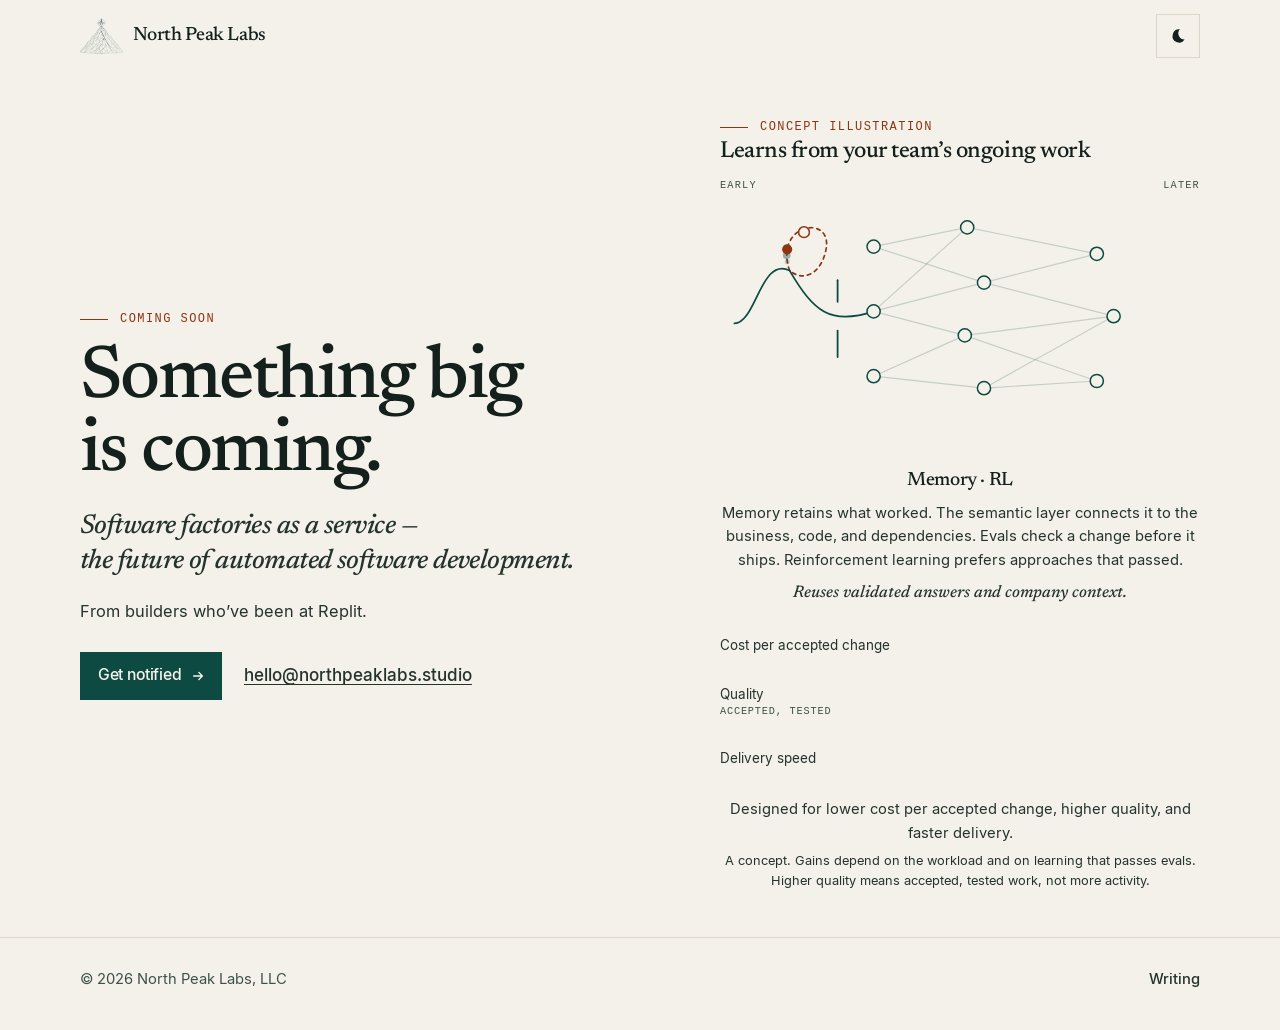
<file: index.html>
<!doctype html>
<html lang="en">
  <head>
    <meta charset="utf-8" />
    <meta name="viewport" content="width=device-width, initial-scale=1, viewport-fit=cover" />
    <!--
      North Peak Labs teaser. GitHub Pages serves this file as-is (no build).
      The previous homepage remains in git history.
    -->
    <script>
      (function () {
        document.documentElement.classList.add("js");
        try {
          var saved = localStorage.getItem("npl-theme");
          if (saved === "light" || saved === "dark") document.documentElement.setAttribute("data-theme", saved);
        } catch (e) {}
        if (window.matchMedia("(prefers-reduced-motion: reduce)").matches) document.documentElement.classList.add("reduced-motion");
      })();
    </script>
    <title>Software factories as a service (coming soon) | North Peak Labs</title>
    <meta name="description" content="Something big is coming: software factories as a service, and the future of automated software development. From builders who’ve been at Replit." />
    <link rel="canonical" href="https://northpeaklabs.studio/" />
    <meta name="robots" content="index, follow" />
    <meta name="author" content="North Peak Labs" />
    <meta name="google-site-verification" content="gvaEY32qJc1qwaP7-pYh64ipRtgOFbgGZ_pUyJgfM-o" />
    <meta name="color-scheme" content="light dark" />
    <meta name="theme-color" content="#f4f1ea" media="(prefers-color-scheme: light)" />
    <meta name="theme-color" content="#101614" media="(prefers-color-scheme: dark)" />
    <meta property="og:title" content="Software factories as a service (coming soon) | North Peak Labs" />
    <meta property="og:description" content="Something big is coming: software factories as a service, and the future of automated software development. From builders who’ve been at Replit." />
    <meta property="og:type" content="website" />
    <meta property="og:locale" content="en_US" />
    <meta property="og:site_name" content="North Peak Labs" />
    <meta property="og:url" content="https://northpeaklabs.studio/" />
    <meta property="og:image" content="https://northpeaklabs.studio/og-image.png" />
    <meta property="og:image:width" content="1200" />
    <meta property="og:image:height" content="630" />
    <meta property="og:image:alt" content="North Peak Labs. Something big is coming. Software factories as a service." />
    <meta name="twitter:card" content="summary_large_image" />
    <meta name="twitter:title" content="Software factories as a service (coming soon) | North Peak Labs" />
    <meta name="twitter:description" content="Something big is coming: software factories as a service, and the future of automated software development. From builders who’ve been at Replit." />
    <meta name="twitter:image" content="https://northpeaklabs.studio/og-image.png" />
    <meta name="twitter:image:alt" content="North Peak Labs. Something big is coming. Software factories as a service." />
    <link rel="icon" href="favicon.ico" sizes="any" />
    <link rel="icon" href="favicon-32.png" type="image/png" sizes="32x32" />
    <link rel="apple-touch-icon" href="apple-touch-icon.png" sizes="180x180" />
    <link rel="preload" href="fonts/newsreader-500.woff2" as="font" type="font/woff2" crossorigin />
    <link rel="preload" href="fonts/newsreader-500-italic.woff2" as="font" type="font/woff2" crossorigin />
    <link rel="preload" href="fonts/inter-400.woff2" as="font" type="font/woff2" crossorigin />
    <link rel="stylesheet" href="styles.css" />
    <script type="application/ld+json">
    {
      "@context": "https://schema.org",
      "@graph": [
        {
          "@type": "Organization",
          "@id": "https://northpeaklabs.studio/#org",
          "name": "North Peak Labs",
          "legalName": "North Peak Labs, LLC",
          "url": "https://northpeaklabs.studio/",
          "email": "hello@northpeaklabs.studio",
          "description": "Something big is coming from North Peak Labs: software factories as a service, and the future of automated software development.",
          "logo": "https://northpeaklabs.studio/mark.png",
          "image": "https://northpeaklabs.studio/og-image.png",
          "founder": { "@id": "https://northpeaklabs.studio/#dejan" },
          "sameAs": [
            "https://github.com/Dejan992",
            "https://www.linkedin.com/in/dejan-rajkovic"
          ]
        },
        {
          "@type": "Person",
          "@id": "https://northpeaklabs.studio/#dejan",
          "name": "Dejan Rajkovic",
          "sameAs": [
            "https://github.com/Dejan992",
            "https://www.linkedin.com/in/dejan-rajkovic"
          ]
        },
        {
          "@type": "WebSite",
          "@id": "https://northpeaklabs.studio/#website",
          "url": "https://northpeaklabs.studio/",
          "name": "North Peak Labs",
          "description": "Something big is coming from North Peak Labs: software factories as a service, and the future of automated software development.",
          "publisher": { "@id": "https://northpeaklabs.studio/#org" },
          "inLanguage": "en-US"
        },
        {
          "@type": "WebPage",
          "@id": "https://northpeaklabs.studio/#webpage",
          "url": "https://northpeaklabs.studio/",
          "name": "Software factories as a service (coming soon) | North Peak Labs",
          "description": "Something big is coming: software factories as a service, and the future of automated software development. From builders who’ve been at Replit.",
          "isPartOf": { "@id": "https://northpeaklabs.studio/#website" },
          "about": { "@id": "https://northpeaklabs.studio/#org" },
          "mainEntity": { "@id": "https://northpeaklabs.studio/#org" },
          "primaryImageOfPage": "https://northpeaklabs.studio/og-image.png",
          "dateModified": "2026-11-06",
          "inLanguage": "en-US"
        }
      ]
    }
    </script>
  </head>
  <body class="page-teaser">
    <a class="skip" href="#main">Skip to content</a>
    <header class="site-header">
      <div class="nav-bar wrap">
        <a class="wordmark" href="/">
          <img src="mark.png" width="43" height="36" alt="" />
          <span class="wordmark-text">North Peak Labs</span>
        </a>
        <div class="nav-actions">
          <button class="icon-btn theme-toggle" type="button" aria-label="Switch to dark theme">
            <svg class="icon-moon" viewBox="0 0 24 24" width="18" height="18" aria-hidden="true"><path fill="currentColor" d="M14.5 3.1a8.8 8.8 0 1 0 6.4 13.6A8.2 8.2 0 0 1 14.5 3.1z"/></svg>
            <svg class="icon-sun" viewBox="0 0 24 24" width="18" height="18" aria-hidden="true"><path fill="none" stroke="currentColor" stroke-width="1.7" stroke-linecap="round" d="M12 4.2V2.5M12 21.5v-1.7M4.2 12H2.5M21.5 12h-1.7M6.1 6.1 4.9 4.9M19.1 19.1l-1.2-1.2M17.9 6.1l1.2-1.2M4.9 19.1l1.2-1.2"/><circle cx="12" cy="12" r="3.4" fill="none" stroke="currentColor" stroke-width="1.7"/></svg>
          </button>
        </div>
      </div>
    </header>

    <main id="main" tabindex="-1">
      <div class="teaser wrap">
        <div class="teaser-copy">
          <p class="kicker">Coming soon</p>
          <h1 id="hero-title">Something big<br>is coming.</h1>
          <p class="subline">Software factories as a service — <br>the future of automated software development.</p>
          <p class="roots">From builders who’ve been at Replit.</p>
          <div class="teaser-contact">
            <a class="button button-primary" href="mailto:hello@northpeaklabs.studio?subject=Get%20notified">Get notified <svg class="arrow" viewBox="0 0 16 16" width="14" height="14" aria-hidden="true"><path d="M3 8h10M9 4l4 4-4 4" fill="none" stroke="currentColor" stroke-width="1.5" stroke-linecap="round" stroke-linejoin="round"/></svg></a>
            <a class="teaser-email" href="mailto:hello@northpeaklabs.studio">hello@northpeaklabs.studio</a>
          </div>
        </div>
        <figure class="flow">
          <p class="kicker">Concept illustration</p>
          <p class="flow-lead">Learns from your team’s ongoing work</p>
          <div class="flow-canvas">
            <span class="flow-end">Early</span>
            <span class="flow-end">Later</span>
            <svg class="flow-svg" viewBox="0 0 400 236" width="400" height="236" role="img" aria-label="Concept illustration of work flowing through a memory and reinforcement-learning layer. Early work branches into an open question and loops back. An eval gate checks it before the signal enters the network and lights connections. Later work reuses the brighter paths and ships with fewer corrections. Not a diagram of literal neural weights." focusable="false">
              <defs>
                <filter id="flow-glow" x="-50%" y="-50%" width="200%" height="200%">
                  <feGaussianBlur stdDeviation="1.7" result="blur" />
                  <feMerge>
                    <feMergeNode in="blur" />
                    <feMergeNode in="SourceGraphic" />
                  </feMerge>
                </filter>
              </defs>
              <path class="flow-loop" d="M58 78 C44 38 96 30 88 62 C84 80 70 88 58 78" />
              <path class="p-a" d="M12 122 C30 122 34 66 58 78" />
              <path class="p-b" d="M58 78 C78 112 92 124 128 112" />
              <g class="flow-gate">
                <path d="M98 86 L98 104" />
                <path d="M98 128 L98 150" />
                <path class="flow-gate-bar" d="M98 104 L98 128" />
              </g>
              <g class="flow-edges">
                <line x1="128" y1="58" x2="206" y2="42" />
                <line x1="128" y1="58" x2="220" y2="88" />
                <line x1="128" y1="112" x2="206" y2="42" />
                <line x1="128" y1="166" x2="204" y2="132" />
                <line x1="128" y1="166" x2="220" y2="176" />
                <line x1="206" y1="42" x2="314" y2="64" />
                <line x1="204" y1="132" x2="314" y2="170" />
                <line x1="220" y1="176" x2="328" y2="116" />
                <line x1="220" y1="176" x2="314" y2="170" />
                <line class="is-key" data-step="1" x1="128" y1="112" x2="220" y2="88" />
                <line class="is-key" data-step="1" x1="220" y1="88" x2="328" y2="116" />
                <line class="is-key" data-step="2" x1="128" y1="112" x2="204" y2="132" />
                <line class="is-key" data-step="2" x1="204" y1="132" x2="328" y2="116" />
                <line class="is-key" data-step="2" x1="220" y1="88" x2="314" y2="64" />
              </g>
              <g class="flow-nodes">
                <circle class="flow-node is-open" cx="70" cy="46" r="4.5" />
                <circle class="flow-node" cx="128" cy="58" r="5.5" />
                <circle class="flow-node" data-learn="1" cx="128" cy="112" r="5.5" />
                <circle class="flow-node" cx="128" cy="166" r="5.5" />
                <circle class="flow-node" cx="206" cy="42" r="5.5" />
                <circle class="flow-node" data-learn="1" cx="220" cy="88" r="5.5" />
                <circle class="flow-node" data-learn="2" cx="204" cy="132" r="5.5" />
                <circle class="flow-node" cx="220" cy="176" r="5.5" />
                <circle class="flow-node" data-learn="2" cx="314" cy="64" r="5.5" />
                <circle class="flow-node" data-learn="1" cx="328" cy="116" r="5.5" />
                <circle class="flow-node" cx="314" cy="170" r="5.5" />
              </g>
              <path class="p-fast" d="M128 112 C168 112 188 90 220 88 C262 86 296 116 328 116 C354 116 372 110 388 104" />
              <rect class="flow-ship" x="378" y="98" width="10" height="10" />
              <circle class="flow-ghost" r="3.2" cx="0" cy="0" />
              <circle class="flow-ghost" r="2.2" cx="0" cy="0" />
              <circle class="flow-bead" r="4.2" cx="0" cy="0" />
            </svg>
          </div>
          <p class="flow-name">Memory · RL</p>
          <p class="flow-role">Memory retains what worked. The semantic layer connects it to the business, code, and dependencies. Evals check a change before it ships. Reinforcement learning prefers approaches that passed.</p>
          <p class="flow-reuse">Reuses validated answers and company context.</p>
          <ul class="trends">
            <li class="trend">
              <span class="trend-name">Cost per accepted change</span>
              <svg class="trend-svg" viewBox="0 0 128 36" aria-hidden="true" focusable="false">
                <path class="trend-line" d="M4 7 C36 8 72 16 118 30" />
                <polygon class="trend-head" points="122,32 110,24 112,34" />
              </svg>
            </li>
            <li class="trend">
              <span class="trend-name">Quality <small>accepted, tested</small></span>
              <svg class="trend-svg" viewBox="0 0 128 36" aria-hidden="true" focusable="false">
                <path class="trend-line" d="M4 30 C40 28 74 16 118 7" />
                <polygon class="trend-head" points="122,5 110,2 112,14" />
              </svg>
            </li>
            <li class="trend">
              <span class="trend-name">Delivery speed</span>
              <svg class="trend-svg" viewBox="0 0 128 36" aria-hidden="true" focusable="false">
                <path class="trend-line" d="M4 28 C46 26 78 14 118 8" />
                <polygon class="trend-head" points="122,6 110,3 112,15" />
              </svg>
            </li>
          </ul>
          <figcaption class="flow-caption">
            <p>Designed for lower cost per accepted change, higher quality, and faster delivery.</p>
            <p class="flow-fine">A concept. Gains depend on the workload and on learning that passes evals. Higher quality means accepted, tested work, not more activity.</p>
          </figcaption>
        </figure>
      </div>
    </main>

    <footer>
      <div class="wrap footer-inner">
        <p class="footer-copy">© 2026 North Peak Labs, LLC</p>
        <nav class="footer-nav" aria-label="Footer">
          <a href="/self-hosting-llms-kubernetes/">Writing</a>
        </nav>
      </div>
    </footer>

    <script>
      (function () {
        var header = document.querySelector(".site-header");
        var themeButton = document.querySelector(".theme-toggle");
        var root = document.documentElement;

        function onScroll() {
          if (header) header.classList.toggle("is-scrolled", window.scrollY > 4);
        }
        onScroll();
        window.addEventListener("scroll", onScroll, { passive: true });

        function appliedTheme() {
          var explicit = root.getAttribute("data-theme");
          if (explicit === "light" || explicit === "dark") return explicit;
          return window.matchMedia("(prefers-color-scheme: dark)").matches ? "dark" : "light";
        }
        function syncThemeControls() {
          if (!themeButton) return;
          var next = appliedTheme() === "dark" ? "light" : "dark";
          themeButton.setAttribute("aria-label", "Switch to " + next + " theme");
        }
        function setThemeColor(theme) {
          document.querySelectorAll('meta[name="theme-color"]').forEach(function (node) { node.remove(); });
          var meta = document.createElement("meta");
          meta.setAttribute("name", "theme-color");
          meta.setAttribute("content", theme === "dark" ? "#101614" : "#f4f1ea");
          document.head.appendChild(meta);
        }
        syncThemeControls();
        if (root.getAttribute("data-theme")) setThemeColor(appliedTheme());
        if (themeButton) {
          themeButton.addEventListener("click", function () {
            var next = appliedTheme() === "dark" ? "light" : "dark";
            root.setAttribute("data-theme", next);
            try { localStorage.setItem("npl-theme", next); } catch (e) {}
            setThemeColor(next);
            syncThemeControls();
          });
        }
        window.matchMedia("(prefers-color-scheme: dark)").addEventListener("change", function () {
          if (!root.getAttribute("data-theme")) syncThemeControls();
        });
      })();
    </script>
    <script>
      (function () {
        var root = document.querySelector(".flow");
        if (!root) return;
        var svg = root.querySelector(".flow-svg");
        var bead = svg.querySelector(".flow-bead");
        var ghosts = svg.querySelectorAll(".flow-ghost");
        var paths = {
          a: svg.querySelector(".p-a"),
          loop: svg.querySelector(".flow-loop"),
          b: svg.querySelector(".p-b"),
          fast: svg.querySelector(".p-fast")
        };
        var edges = svg.querySelectorAll(".flow-edges line.is-key");
        var nodes = svg.querySelectorAll(".flow-node[data-learn]");
        var trends = root.querySelectorAll(".trend-line");
        var ship = svg.querySelector(".flow-ship");
        var reduceQ = window.matchMedia("(prefers-reduced-motion: reduce)");
        var phases = [];
        var total = 0;
        function add(name, dur) {
          phases.push({ name: name, at: total, dur: dur });
          total += dur;
        }
        add("a", 800);
        add("loop", 1200);
        add("b", 900);
        add("gate", 420);
        add("fast1", 900);
        add("grow", 520);
        add("fast2", 720);
        add("ship", 240);
        add("trends", 860);
        add("hold", 1800);

        function local(name, t) {
          for (var i = 0; i < phases.length; i++) {
            var phase = phases[i];
            if (phase.name !== name) continue;
            if (t >= phase.at + phase.dur) return 1;
            if (t < phase.at) return 0;
            return (t - phase.at) / phase.dur;
          }
          return 0;
        }
        function live(name, t) {
          for (var i = 0; i < phases.length; i++) {
            var phase = phases[i];
            if (phase.name === name && t >= phase.at && t < phase.at + phase.dur) return (t - phase.at) / phase.dur;
          }
          return -1;
        }
        function ease(u) {
          return u < 0.5 ? 2 * u * u : 1 - Math.pow(-2 * u + 2, 2) / 2;
        }
        function len(el) {
          if (!el._len) el._len = el.getTotalLength();
          return el._len;
        }
        function point(el, t) {
          var n = len(el);
          var pt = el.getPointAtLength(Math.max(0, Math.min(n, n * t)));
          return [pt.x, pt.y];
        }
        function dash(el, t) {
          var n = len(el);
          el.style.strokeDasharray = n;
          el.style.strokeDashoffset = String(n * (1 - t));
        }
        var trail = [];
        function place(x, y, question) {
          bead.setAttribute("cx", x.toFixed(2));
          bead.setAttribute("cy", y.toFixed(2));
          bead.classList.toggle("is-question", !!question);
          bead.style.opacity = "1";
          trail.push([x, y]);
          if (trail.length > 10) trail.shift();
          var g1 = trail[Math.max(0, trail.length - 4)];
          var g2 = trail[Math.max(0, trail.length - 8)];
          ghosts[0].setAttribute("cx", g1[0].toFixed(2));
          ghosts[0].setAttribute("cy", g1[1].toFixed(2));
          ghosts[1].setAttribute("cx", g2[0].toFixed(2));
          ghosts[1].setAttribute("cy", g2[1].toFixed(2));
          ghosts[0].style.opacity = trail.length > 4 ? "0.4" : "0";
          ghosts[1].style.opacity = trail.length > 8 ? "0.2" : "0";
        }
        function hideBead() {
          bead.style.opacity = "0";
          ghosts[0].style.opacity = "0";
          ghosts[1].style.opacity = "0";
          trail = [];
        }
        function render(now) {
          var t = now % total;
          var level = 0;
          if (local("fast2", t) > 0.2) level = 2;
          else if (local("fast1", t) > 0.35) level = 1;
          edges.forEach(function (edge) {
            var step = Number(edge.getAttribute("data-step"));
            edge.classList.toggle("is-lit", level >= step);
            edge.classList.toggle("is-strong", level >= 2 && step === 1);
          });
          nodes.forEach(function (node) {
            node.classList.toggle("is-lit", level >= Number(node.getAttribute("data-learn")));
          });
          var trendT = local("trends", t);
          trends.forEach(function (line) {
            dash(line, trendT);
            var head = line.parentNode.querySelector(".trend-head");
            if (head) head.classList.toggle("is-on", trendT > 0.82);
          });
          ship.classList.toggle("is-on", local("ship", t) > 0);
          root.classList.toggle("is-checking", live("gate", t) >= 0);
          var moving = null;
          var question = false;
          var u = live("a", t);
          if (u >= 0) moving = point(paths.a, ease(u));
          u = live("loop", t);
          if (u >= 0) { moving = point(paths.loop, ease(u)); question = true; }
          u = live("b", t);
          if (u >= 0) moving = point(paths.b, ease(u));
          u = live("gate", t);
          if (u >= 0) moving = point(paths.b, 1);
          u = live("fast1", t);
          if (u >= 0) moving = point(paths.fast, ease(u) * 0.48);
          u = live("grow", t);
          if (u >= 0) moving = point(paths.fast, 0.48);
          u = live("fast2", t);
          if (u >= 0) moving = point(paths.fast, 0.48 + ease(u) * 0.52);
          if (moving) place(moving[0], moving[1], question);
          else hideBead();
        }

        var running = false;
        var raf = 0;
        var elapsed = 0;
        var origin = 0;
        var onScreen = false;
        function frame(ts) {
          if (!running) return;
          if (!origin) origin = ts - elapsed;
          elapsed = ts - origin;
          render(elapsed);
          raf = requestAnimationFrame(frame);
        }
        function stop() {
          running = false;
          if (raf) cancelAnimationFrame(raf);
          raf = 0;
          origin = 0;
        }
        function play() {
          if (running || reduceQ.matches || document.hidden || !onScreen) return;
          running = true;
          root.classList.add("is-playing");
          root.classList.remove("is-static");
          render(elapsed);
          raf = requestAnimationFrame(frame);
        }
        function settle() {
          stop();
          root.classList.remove("is-playing");
          root.classList.remove("is-checking");
          root.classList.add("is-static");
          edges.forEach(function (edge) {
            edge.classList.add("is-lit");
            edge.classList.toggle("is-strong", edge.getAttribute("data-step") === "1");
          });
          nodes.forEach(function (node) { node.classList.add("is-lit"); });
          ship.classList.add("is-on");
          trends.forEach(function (line) {
            line.style.strokeDasharray = "";
            line.style.strokeDashoffset = "";
          });
          hideBead();
        }
        document.addEventListener("visibilitychange", function () {
          if (document.hidden) stop();
          else play();
        });
        reduceQ.addEventListener("change", function () {
          if (reduceQ.matches) settle();
          else play();
        });
        if ("IntersectionObserver" in window) {
          var watch = new IntersectionObserver(function (entries) {
            onScreen = entries[0].isIntersecting;
            if (onScreen) play();
            else stop();
          }, { threshold: 0.18 });
          watch.observe(root);
        } else {
          onScreen = true;
        }
        if (reduceQ.matches) settle();
        else play();
      })();
    </script>
  </body>
</html>
</file>
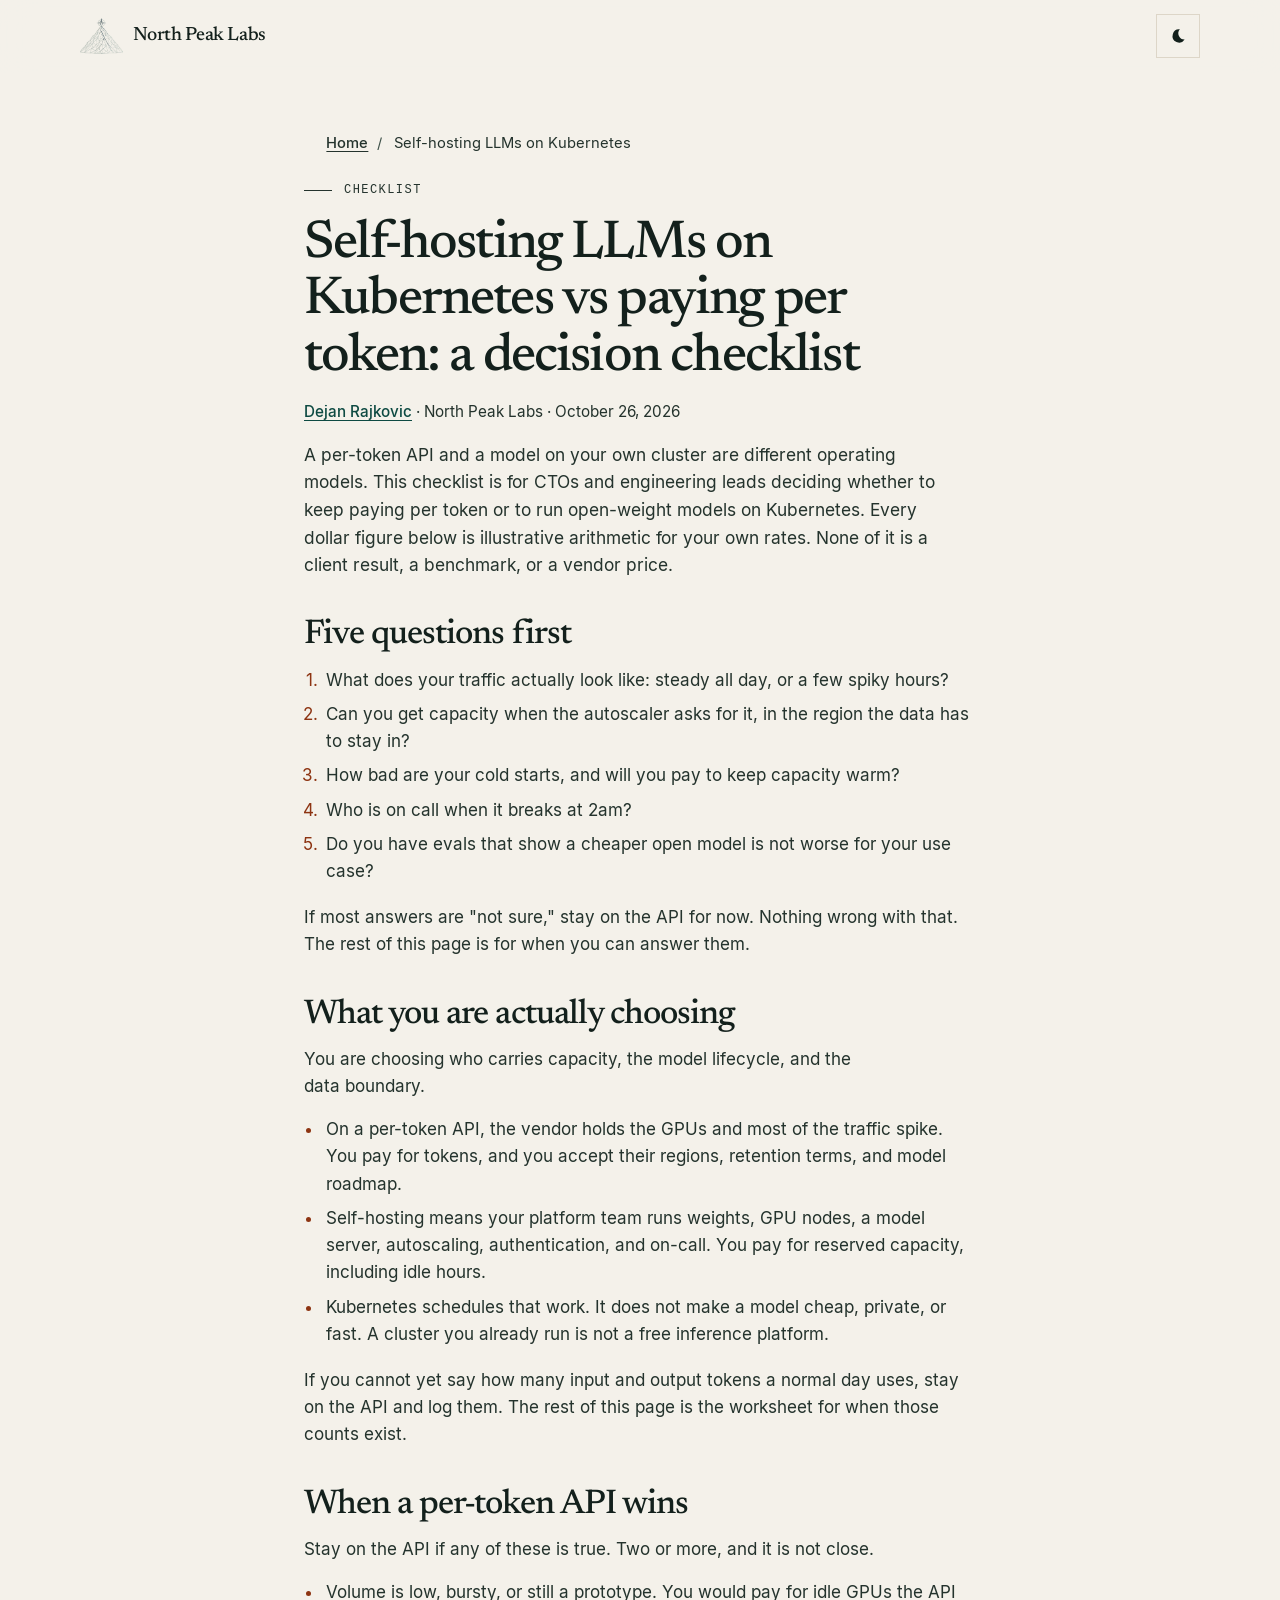
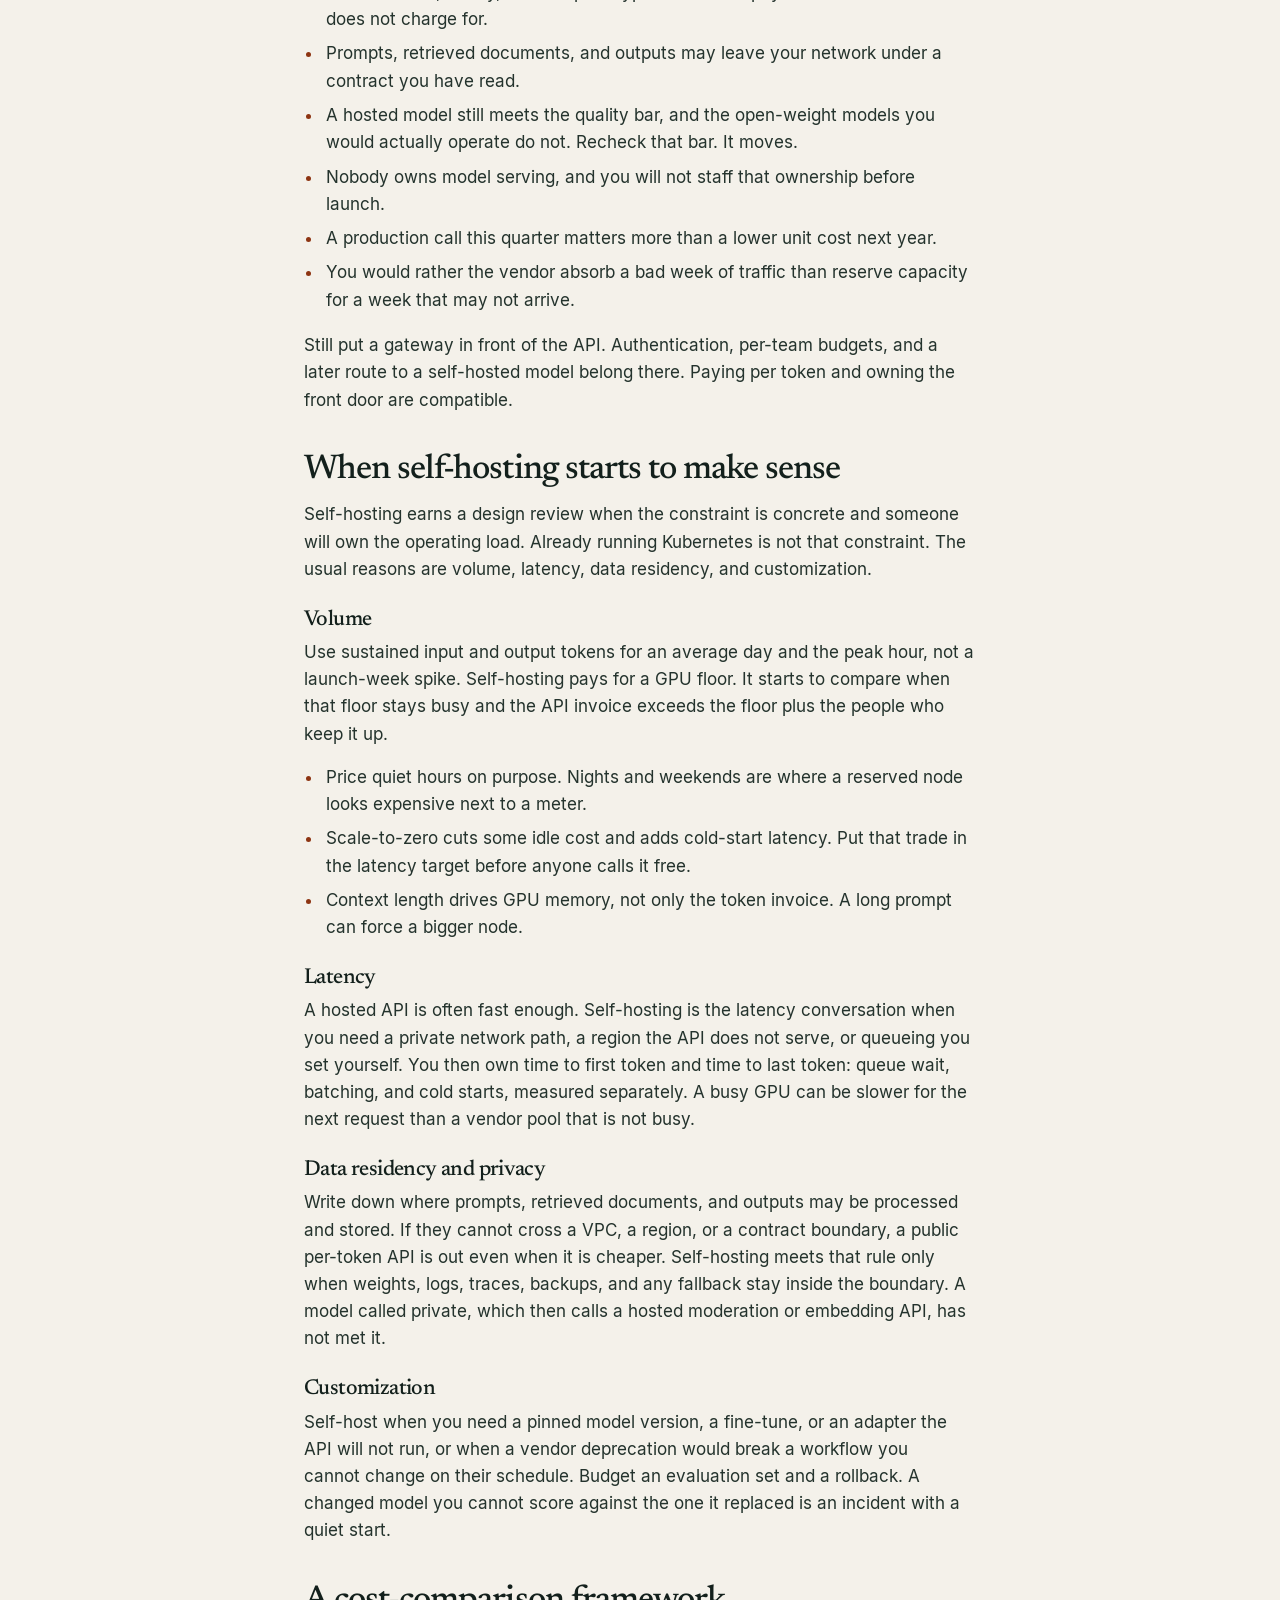
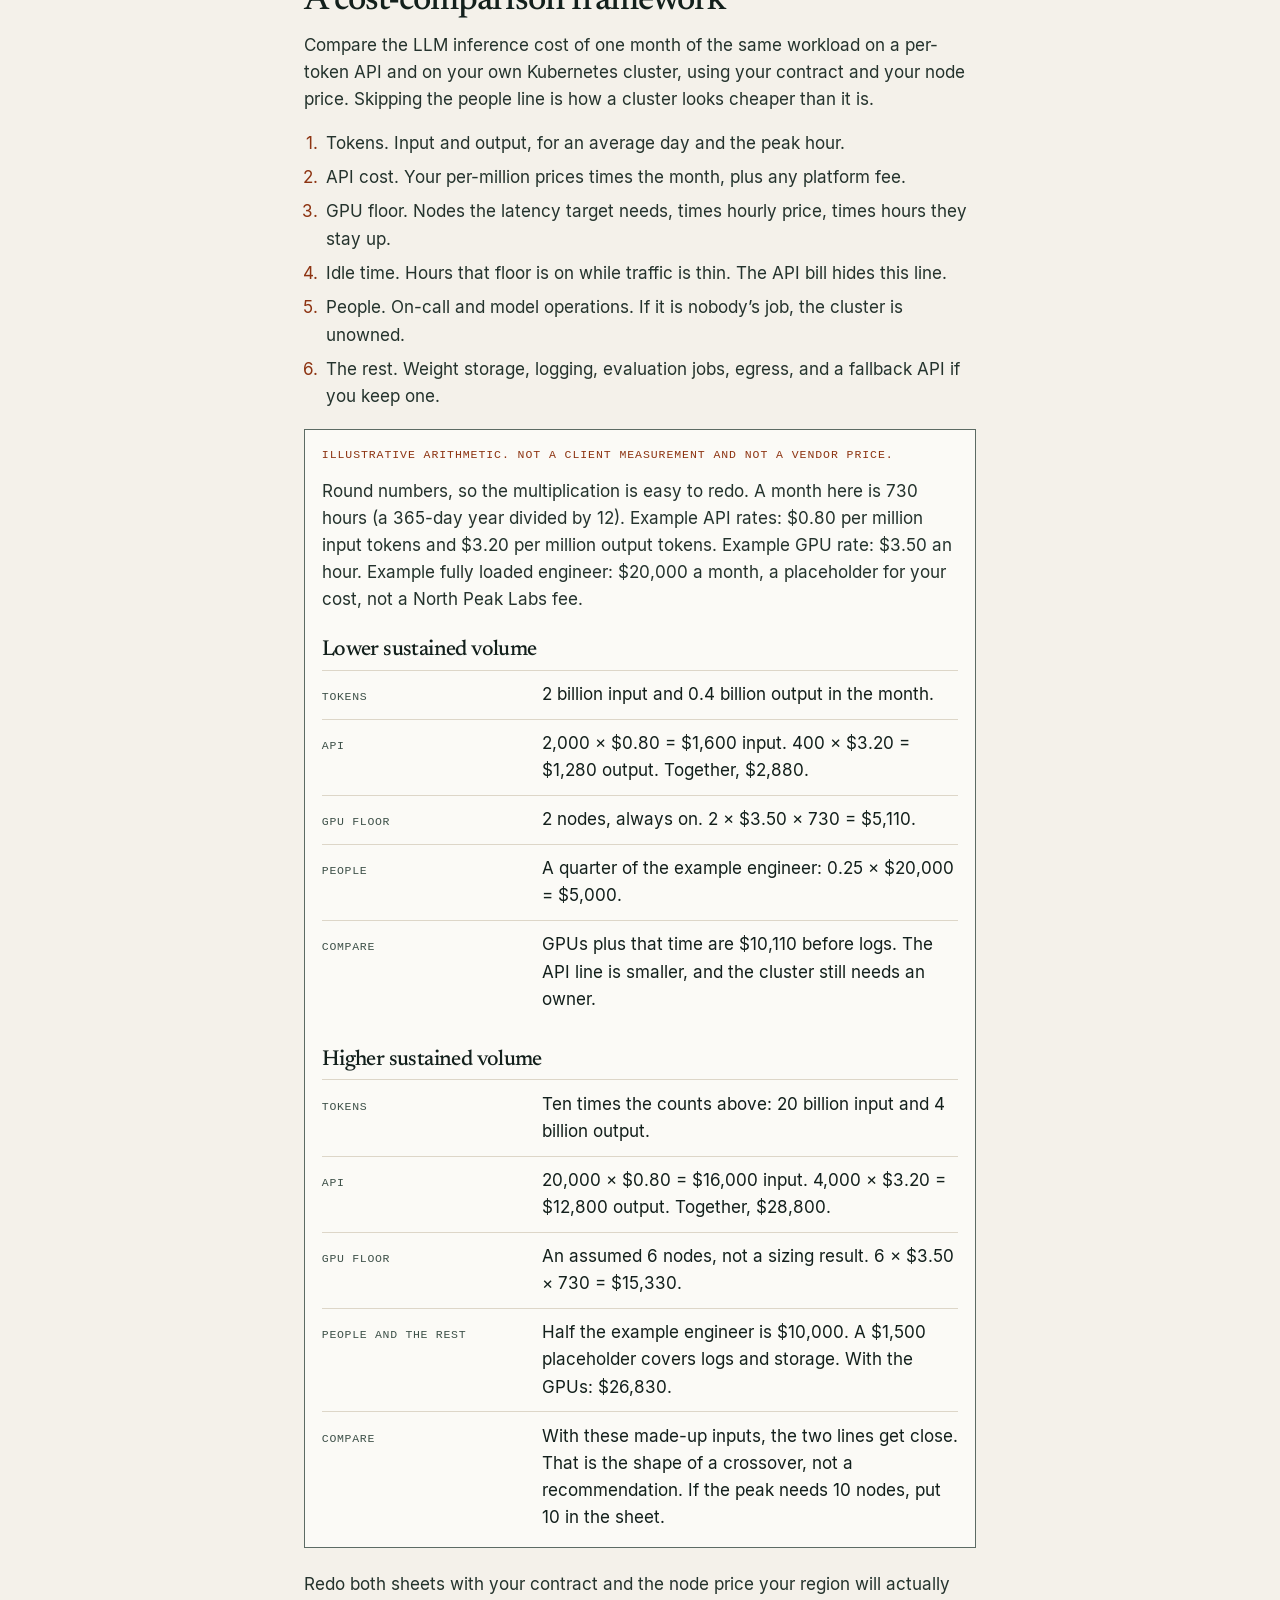
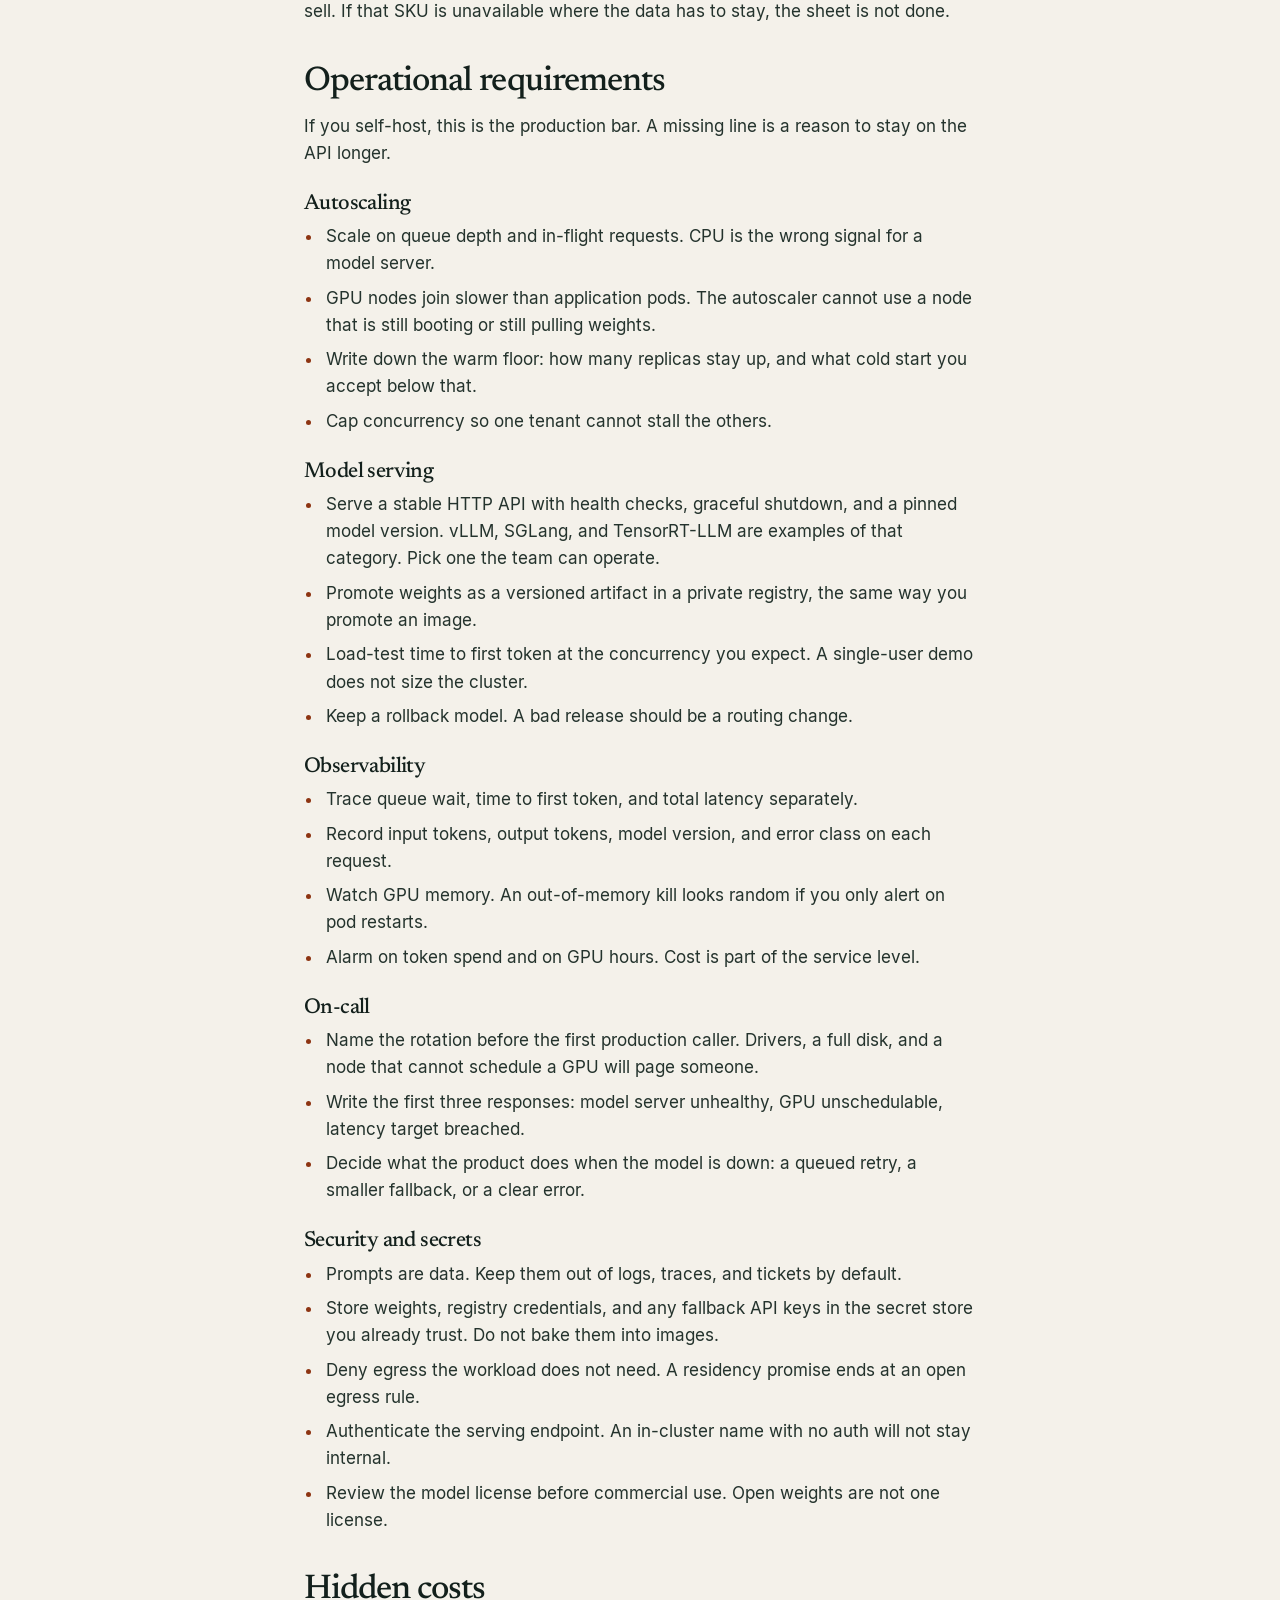
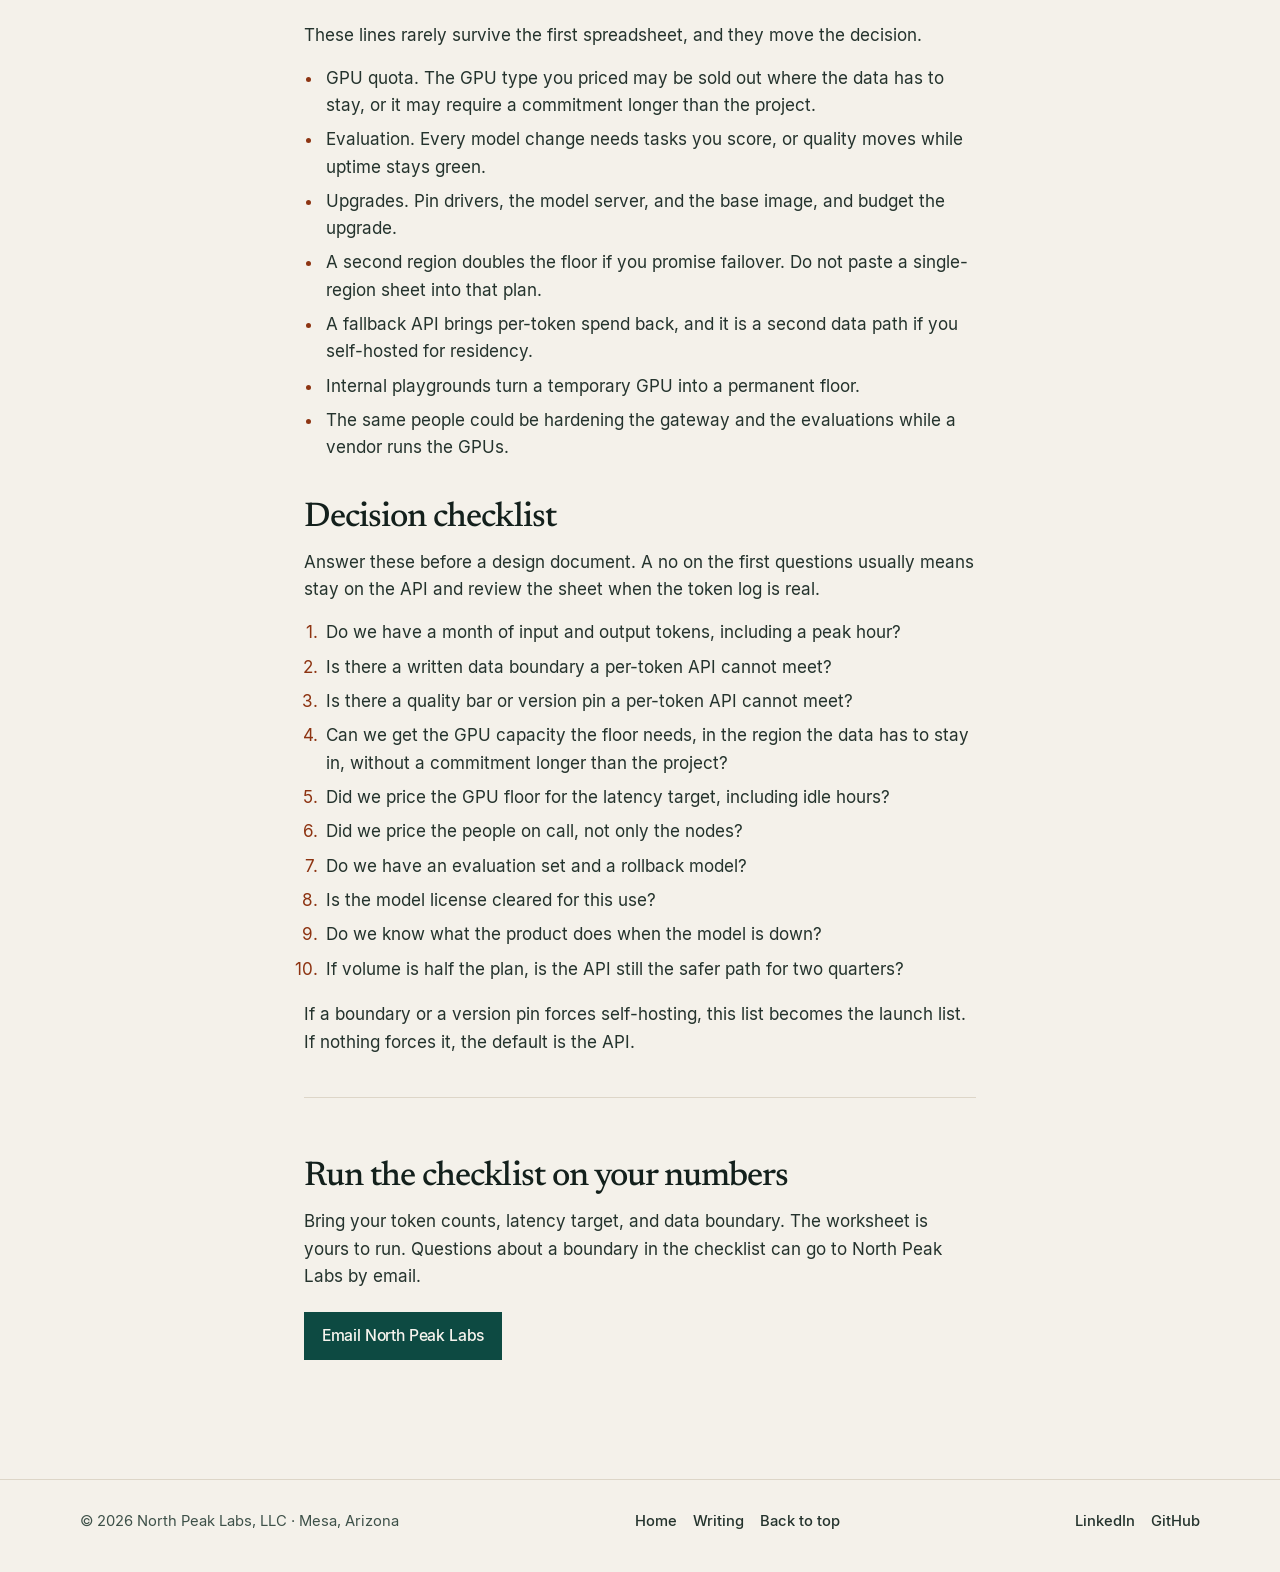
<file: self-hosting-llms-kubernetes/index.html>
<!doctype html>
<html lang="en">
  <head>
    <meta charset="utf-8" />
    <meta name="viewport" content="width=device-width, initial-scale=1, viewport-fit=cover" />
    <script>
      (function () {
        document.documentElement.classList.add("js");
        try {
          var saved = localStorage.getItem("npl-theme");
          if (saved === "light" || saved === "dark") document.documentElement.setAttribute("data-theme", saved);
        } catch (e) {}
        if (window.matchMedia("(prefers-reduced-motion: reduce)").matches) document.documentElement.classList.add("reduced-motion");
      })();
    </script>
    <title>Self-hosting LLMs on Kubernetes vs per-token APIs: checklist</title>
    <meta name="description" content="A checklist for CTOs and engineering leads choosing a per-token LLM API or self-hosted open-weight models on Kubernetes, with illustrative cost math." />
    <link rel="canonical" href="https://northpeaklabs.studio/self-hosting-llms-kubernetes/" />
    <meta name="robots" content="index, follow" />
    <meta name="author" content="Dejan Rajkovic" />
    <meta name="color-scheme" content="light dark" />
    <meta name="theme-color" content="#f4f1ea" media="(prefers-color-scheme: light)" />
    <meta name="theme-color" content="#101614" media="(prefers-color-scheme: dark)" />
    <meta property="og:title" content="Self-hosting LLMs on Kubernetes vs paying per token: a decision checklist" />
    <meta property="og:description" content="A checklist for CTOs and engineering leads choosing a per-token LLM API or self-hosted open-weight models on Kubernetes, with illustrative cost math." />
    <meta property="og:type" content="article" />
    <meta property="og:locale" content="en_US" />
    <meta property="og:site_name" content="North Peak Labs" />
    <meta property="og:url" content="https://northpeaklabs.studio/self-hosting-llms-kubernetes/" />
    <meta property="og:image" content="https://northpeaklabs.studio/self-hosting-llms-kubernetes/og-image.png" />
    <meta property="og:image:width" content="1200" />
    <meta property="og:image:height" content="630" />
    <meta property="og:image:alt" content="Self-hosting LLMs on Kubernetes vs paying per token: a decision checklist." />
    <meta property="article:published_time" content="2026-10-26" />
    <meta property="article:author" content="Dejan Rajkovic" />
    <meta name="twitter:card" content="summary_large_image" />
    <meta name="twitter:title" content="Self-hosting LLMs on Kubernetes vs paying per token: a decision checklist" />
    <meta name="twitter:description" content="A checklist for CTOs and engineering leads choosing a per-token LLM API or self-hosted open-weight models on Kubernetes, with illustrative cost math." />
    <meta name="twitter:image" content="https://northpeaklabs.studio/self-hosting-llms-kubernetes/og-image.png" />
    <meta name="twitter:image:alt" content="Self-hosting LLMs on Kubernetes vs paying per token: a decision checklist." />
    <link rel="icon" href="/favicon.ico" sizes="any" />
    <link rel="icon" href="/favicon-32.png" type="image/png" sizes="32x32" />
    <link rel="apple-touch-icon" href="/apple-touch-icon.png" sizes="180x180" />
    <link rel="preload" href="/fonts/newsreader-500.woff2" as="font" type="font/woff2" crossorigin />
    <link rel="preload" href="/fonts/inter-400.woff2" as="font" type="font/woff2" crossorigin />
    <link rel="stylesheet" href="/styles.css" />
    <script type="application/ld+json">
      {
        "@context": "https://schema.org",
        "@graph": [
          {
            "@type": "Article",
            "@id": "https://northpeaklabs.studio/self-hosting-llms-kubernetes/#article",
            "isPartOf": { "@id": "https://northpeaklabs.studio/#website" },
            "headline": "Self-hosting LLMs on Kubernetes vs paying per token: a decision checklist",
            "description": "A checklist for CTOs and engineering leads choosing a per-token LLM API or self-hosted open-weight models on Kubernetes, with illustrative cost math.",
            "datePublished": "2026-10-26",
            "dateModified": "2026-11-06",
            "inLanguage": "en-US",
            "mainEntityOfPage": "https://northpeaklabs.studio/self-hosting-llms-kubernetes/",
            "image": "https://northpeaklabs.studio/self-hosting-llms-kubernetes/og-image.png",
            "author": { "@id": "https://northpeaklabs.studio/#dejan" },
            "publisher": {
              "@type": "Organization",
              "@id": "https://northpeaklabs.studio/#org",
              "name": "North Peak Labs",
              "url": "https://northpeaklabs.studio/",
              "logo": "https://northpeaklabs.studio/mark.png"
            }
          },
          {
            "@type": "BreadcrumbList",
            "itemListElement": [
              {
                "@type": "ListItem",
                "position": 1,
                "name": "Home",
                "item": "https://northpeaklabs.studio/"
              },
              {
                "@type": "ListItem",
                "position": 2,
                "name": "Self-hosting LLMs on Kubernetes vs paying per token: a decision checklist",
                "item": "https://northpeaklabs.studio/self-hosting-llms-kubernetes/"
              }
            ]
          }
        ]
      }
    </script>
  </head>
  <body>
    <a class="skip" href="#main">Skip to content</a>
    <header class="site-header">
      <div class="nav-bar wrap">
        <a class="wordmark" href="/">
          <img src="/mark.png" width="43" height="36" alt="" />
          <span class="wordmark-text">North Peak Labs</span>
        </a>
        <div class="nav-actions">
          <button class="icon-btn theme-toggle" type="button" aria-label="Switch to dark theme">
            <svg class="icon-moon" viewBox="0 0 24 24" width="18" height="18" aria-hidden="true"><path fill="currentColor" d="M14.5 3.1a8.8 8.8 0 1 0 6.4 13.6A8.2 8.2 0 0 1 14.5 3.1z"/></svg>
            <svg class="icon-sun" viewBox="0 0 24 24" width="18" height="18" aria-hidden="true"><path fill="none" stroke="currentColor" stroke-width="1.7" stroke-linecap="round" d="M12 4.2V2.5M12 21.5v-1.7M4.2 12H2.5M21.5 12h-1.7M6.1 6.1 4.9 4.9M19.1 19.1l-1.2-1.2M17.9 6.1l1.2-1.2M4.9 19.1l1.2-1.2"/><circle cx="12" cy="12" r="3.4" fill="none" stroke="currentColor" stroke-width="1.7"/></svg>
          </button>
        </div>
      </div>
    </header>

    <main id="main" tabindex="-1">
      <article class="article section">
        <div class="wrap prose">
          <nav class="crumbs" aria-label="Breadcrumb">
            <ol>
              <li><a href="/">Home</a></li>
              <li aria-current="page">Self-hosting LLMs on Kubernetes</li>
            </ol>
          </nav>
          <p class="kicker">Checklist</p>
          <h1>Self-hosting LLMs on Kubernetes vs paying per token: a decision checklist</h1>
          <p class="byline"><a href="https://www.linkedin.com/in/dejan-rajkovic">Dejan Rajkovic</a> · North Peak Labs · October 26, 2026</p>
          <p class="lede">A per-token API and a model on your own cluster are different operating models. This checklist is for CTOs and engineering leads deciding whether to keep paying per token or to run open-weight models on Kubernetes. Every dollar figure below is illustrative arithmetic for your own rates. None of it is a client result, a benchmark, or a vendor price.</p>
          <h2>Five questions first</h2>
          <ol>
            <li>What does your traffic actually look like: steady all day, or a few spiky hours?</li>
            <li>Can you get capacity when the autoscaler asks for it, in the region the data has to stay in?</li>
            <li>How bad are your cold starts, and will you pay to keep capacity warm?</li>
            <li>Who is on call when it breaks at 2am?</li>
            <li>Do you have evals that show a cheaper open model is not worse for your use case?</li>
          </ol>
          <p>If most answers are "not sure," stay on the API for now. Nothing wrong with that. The rest of this page is for when you can answer them.</p>

          <h2>What you are actually choosing</h2>
          <p>You are choosing who carries capacity, the model lifecycle, and the data boundary.</p>
          <ul>
            <li>On a per-token API, the vendor holds the GPUs and most of the traffic spike. You pay for tokens, and you accept their regions, retention terms, and model roadmap.</li>
            <li>Self-hosting means your platform team runs weights, GPU nodes, a model server, autoscaling, authentication, and on-call. You pay for reserved capacity, including idle hours.</li>
            <li>Kubernetes schedules that work. It does not make a model cheap, private, or fast. A cluster you already run is not a free inference platform.</li>
          </ul>
          <p>If you cannot yet say how many input and output tokens a normal day uses, stay on the API and log them. The rest of this page is the worksheet for when those counts exist.</p>

          <h2>When a per-token API wins</h2>
          <p>Stay on the API if any of these is true. Two or more, and it is not close.</p>
          <ul>
            <li>Volume is low, bursty, or still a prototype. You would pay for idle GPUs the API does not charge for.</li>
            <li>Prompts, retrieved documents, and outputs may leave your network under a contract you have read.</li>
            <li>A hosted model still meets the quality bar, and the open-weight models you would actually operate do not. Recheck that bar. It moves.</li>
            <li>Nobody owns model serving, and you will not staff that ownership before launch.</li>
            <li>A production call this quarter matters more than a lower unit cost next year.</li>
            <li>You would rather the vendor absorb a bad week of traffic than reserve capacity for a week that may not arrive.</li>
          </ul>
          <p>Still put a gateway in front of the API. Authentication, per-team budgets, and a later route to a self-hosted model belong there. Paying per token and owning the front door are compatible.</p>

          <h2>When self-hosting starts to make sense</h2>
          <p>Self-hosting earns a design review when the constraint is concrete and someone will own the operating load. Already running Kubernetes is not that constraint. The usual reasons are volume, latency, data residency, and customization.</p>

          <h3>Volume</h3>
          <p>Use sustained input and output tokens for an average day and the peak hour, not a launch-week spike. Self-hosting pays for a GPU floor. It starts to compare when that floor stays busy and the API invoice exceeds the floor plus the people who keep it up.</p>
          <ul>
            <li>Price quiet hours on purpose. Nights and weekends are where a reserved node looks expensive next to a meter.</li>
            <li>Scale-to-zero cuts some idle cost and adds cold-start latency. Put that trade in the latency target before anyone calls it free.</li>
            <li>Context length drives GPU memory, not only the token invoice. A long prompt can force a bigger node.</li>
          </ul>

          <h3>Latency</h3>
          <p>A hosted API is often fast enough. Self-hosting is the latency conversation when you need a private network path, a region the API does not serve, or queueing you set yourself. You then own time to first token and time to last token: queue wait, batching, and cold starts, measured separately. A busy GPU can be slower for the next request than a vendor pool that is not busy.</p>

          <h3>Data residency and privacy</h3>
          <p>Write down where prompts, retrieved documents, and outputs may be processed and stored. If they cannot cross a VPC, a region, or a contract boundary, a public per-token API is out even when it is cheaper. Self-hosting meets that rule only when weights, logs, traces, backups, and any fallback stay inside the boundary. A model called private, which then calls a hosted moderation or embedding API, has not met it.</p>

          <h3>Customization</h3>
          <p>Self-host when you need a pinned model version, a fine-tune, or an adapter the API will not run, or when a vendor deprecation would break a workflow you cannot change on their schedule. Budget an evaluation set and a rollback. A changed model you cannot score against the one it replaced is an incident with a quiet start.</p>

          <h2>A cost-comparison framework</h2>
          <p>Compare the LLM inference cost of one month of the same workload on a per-token API and on your own Kubernetes cluster, using your contract and your node price. Skipping the people line is how a cluster looks cheaper than it is.</p>
          <ol>
            <li>Tokens. Input and output, for an average day and the peak hour.</li>
            <li>API cost. Your per-million prices times the month, plus any platform fee.</li>
            <li>GPU floor. Nodes the latency target needs, times hourly price, times hours they stay up.</li>
            <li>Idle time. Hours that floor is on while traffic is thin. The API bill hides this line.</li>
            <li>People. On-call and model operations. If it is nobody’s job, the cluster is unowned.</li>
            <li>The rest. Weight storage, logging, evaluation jobs, egress, and a fallback API if you keep one.</li>
          </ol>

          <figure class="example">
            <figcaption>Illustrative arithmetic. Not a client measurement and not a vendor price.</figcaption>
            <p>Round numbers, so the multiplication is easy to redo. A month here is 730 hours (a 365-day year divided by 12). Example API rates: $0.80 per million input tokens and $3.20 per million output tokens. Example GPU rate: $3.50 an hour. Example fully loaded engineer: $20,000 a month, a placeholder for your cost, not a North Peak Labs fee.</p>
            <h3>Lower sustained volume</h3>
            <dl class="sheet">
              <div>
                <dt>Tokens</dt>
                <dd>2 billion input and 0.4 billion output in the month.</dd>
              </div>
              <div>
                <dt>API</dt>
                <dd>2,000 × $0.80 = $1,600 input. 400 × $3.20 = $1,280 output. Together, $2,880.</dd>
              </div>
              <div>
                <dt>GPU floor</dt>
                <dd>2 nodes, always on. 2 × $3.50 × 730 = $5,110.</dd>
              </div>
              <div>
                <dt>People</dt>
                <dd>A quarter of the example engineer: 0.25 × $20,000 = $5,000.</dd>
              </div>
              <div>
                <dt>Compare</dt>
                <dd>GPUs plus that time are $10,110 before logs. The API line is smaller, and the cluster still needs an owner.</dd>
              </div>
            </dl>
            <h3>Higher sustained volume</h3>
            <dl class="sheet">
              <div>
                <dt>Tokens</dt>
                <dd>Ten times the counts above: 20 billion input and 4 billion output.</dd>
              </div>
              <div>
                <dt>API</dt>
                <dd>20,000 × $0.80 = $16,000 input. 4,000 × $3.20 = $12,800 output. Together, $28,800.</dd>
              </div>
              <div>
                <dt>GPU floor</dt>
                <dd>An assumed 6 nodes, not a sizing result. 6 × $3.50 × 730 = $15,330.</dd>
              </div>
              <div>
                <dt>People and the rest</dt>
                <dd>Half the example engineer is $10,000. A $1,500 placeholder covers logs and storage. With the GPUs: $26,830.</dd>
              </div>
              <div>
                <dt>Compare</dt>
                <dd>With these made-up inputs, the two lines get close. That is the shape of a crossover, not a recommendation. If the peak needs 10 nodes, put 10 in the sheet.</dd>
              </div>
            </dl>
          </figure>
          <p>Redo both sheets with your contract and the node price your region will actually sell. If that SKU is unavailable where the data has to stay, the sheet is not done.</p>

          <h2>Operational requirements</h2>
          <p>If you self-host, this is the production bar. A missing line is a reason to stay on the API longer.</p>

          <h3>Autoscaling</h3>
          <ul>
            <li>Scale on queue depth and in-flight requests. CPU is the wrong signal for a model server.</li>
            <li>GPU nodes join slower than application pods. The autoscaler cannot use a node that is still booting or still pulling weights.</li>
            <li>Write down the warm floor: how many replicas stay up, and what cold start you accept below that.</li>
            <li>Cap concurrency so one tenant cannot stall the others.</li>
          </ul>

          <h3>Model serving</h3>
          <ul>
            <li>Serve a stable HTTP API with health checks, graceful shutdown, and a pinned model version. vLLM, SGLang, and TensorRT-LLM are examples of that category. Pick one the team can operate.</li>
            <li>Promote weights as a versioned artifact in a private registry, the same way you promote an image.</li>
            <li>Load-test time to first token at the concurrency you expect. A single-user demo does not size the cluster.</li>
            <li>Keep a rollback model. A bad release should be a routing change.</li>
          </ul>

          <h3>Observability</h3>
          <ul>
            <li>Trace queue wait, time to first token, and total latency separately.</li>
            <li>Record input tokens, output tokens, model version, and error class on each request.</li>
            <li>Watch GPU memory. An out-of-memory kill looks random if you only alert on pod restarts.</li>
            <li>Alarm on token spend and on GPU hours. Cost is part of the service level.</li>
          </ul>

          <h3>On-call</h3>
          <ul>
            <li>Name the rotation before the first production caller. Drivers, a full disk, and a node that cannot schedule a GPU will page someone.</li>
            <li>Write the first three responses: model server unhealthy, GPU unschedulable, latency target breached.</li>
            <li>Decide what the product does when the model is down: a queued retry, a smaller fallback, or a clear error.</li>
          </ul>

          <h3>Security and secrets</h3>
          <ul>
            <li>Prompts are data. Keep them out of logs, traces, and tickets by default.</li>
            <li>Store weights, registry credentials, and any fallback API keys in the secret store you already trust. Do not bake them into images.</li>
            <li>Deny egress the workload does not need. A residency promise ends at an open egress rule.</li>
            <li>Authenticate the serving endpoint. An in-cluster name with no auth will not stay internal.</li>
            <li>Review the model license before commercial use. Open weights are not one license.</li>
          </ul>

          <h2>Hidden costs</h2>
          <p>These lines rarely survive the first spreadsheet, and they move the decision.</p>
          <ul>
            <li>GPU quota. The GPU type you priced may be sold out where the data has to stay, or it may require a commitment longer than the project.</li>
            <li>Evaluation. Every model change needs tasks you score, or quality moves while uptime stays green.</li>
            <li>Upgrades. Pin drivers, the model server, and the base image, and budget the upgrade.</li>
            <li>A second region doubles the floor if you promise failover. Do not paste a single-region sheet into that plan.</li>
            <li>A fallback API brings per-token spend back, and it is a second data path if you self-hosted for residency.</li>
            <li>Internal playgrounds turn a temporary GPU into a permanent floor.</li>
            <li>The same people could be hardening the gateway and the evaluations while a vendor runs the GPUs.</li>
          </ul>

          <h2>Decision checklist</h2>
          <p>Answer these before a design document. A no on the first questions usually means stay on the API and review the sheet when the token log is real.</p>
          <ol>
            <li>Do we have a month of input and output tokens, including a peak hour?</li>
            <li>Is there a written data boundary a per-token API cannot meet?</li>
            <li>Is there a quality bar or version pin a per-token API cannot meet?</li>
            <li>Can we get the GPU capacity the floor needs, in the region the data has to stay in, without a commitment longer than the project?</li>
            <li>Did we price the GPU floor for the latency target, including idle hours?</li>
            <li>Did we price the people on call, not only the nodes?</li>
            <li>Do we have an evaluation set and a rollback model?</li>
            <li>Is the model license cleared for this use?</li>
            <li>Do we know what the product does when the model is down?</li>
            <li>If volume is half the plan, is the API still the safer path for two quarters?</li>
          </ol>
          <p>If a boundary or a version pin forces self-hosting, this list becomes the launch list. If nothing forces it, the default is the API.</p>

          <section class="cta-band" aria-labelledby="cta-title">
            <h2 id="cta-title">Run the checklist on your numbers</h2>
            <p>Bring your token counts, latency target, and data boundary. The worksheet is yours to run. Questions about a boundary in the checklist can go to North Peak Labs by email.</p>
            <p><a class="button button-primary" href="mailto:hello@northpeaklabs.studio?subject=Self-hosting%20LLMs%20checklist">Email North Peak Labs</a></p>
          </section>
        </div>
      </article>
    </main>

    <footer>
      <div class="wrap footer-inner">
        <p class="footer-copy">© 2026 North Peak Labs, LLC · Mesa, Arizona</p>
        <nav class="footer-nav" aria-label="Footer">
          <a href="/">Home</a>
          <a href="/self-hosting-llms-kubernetes/" aria-current="page">Writing</a>
          <a href="#main">Back to top</a>
        </nav>
        <div class="footer-meta">
          <a href="https://www.linkedin.com/in/dejan-rajkovic">LinkedIn</a>
          <a href="https://github.com/Dejan992">GitHub</a>
        </div>
      </div>
    </footer>

    <script>
      (function () {
        var header = document.querySelector(".site-header");
        var button = document.querySelector(".menu-toggle");
        var nav = document.getElementById("nav-links");
        var themeButton = document.querySelector(".theme-toggle");
        var root = document.documentElement;

        function onScroll() {
          if (header) header.classList.toggle("is-scrolled", window.scrollY > 4);
        }
        onScroll();
        window.addEventListener("scroll", onScroll, { passive: true });

        function setOpen(open) {
          if (!button || !nav) return;
          nav.classList.toggle("is-open", open);
          button.setAttribute("aria-expanded", open ? "true" : "false");
          button.setAttribute("aria-label", open ? "Close navigation" : "Open navigation");
          document.body.classList.toggle("nav-locked", open);
        }
        if (button && nav) {
          button.addEventListener("click", function () {
            var open = button.getAttribute("aria-expanded") !== "true";
            setOpen(open);
            if (open) {
              var first = nav.querySelector("a");
              if (first) first.focus();
            }
          });
          nav.addEventListener("click", function (event) {
            if (event.target.closest("a")) setOpen(false);
          });
          document.addEventListener("keydown", function (event) {
            if (event.key === "Escape" && button.getAttribute("aria-expanded") === "true") {
              setOpen(false);
              button.focus();
            }
          });
          document.addEventListener("click", function (event) {
            if (button.getAttribute("aria-expanded") !== "true") return;
            if (event.target.closest("#nav-links") || event.target.closest(".menu-toggle")) return;
            setOpen(false);
          });
          window.addEventListener("resize", function () {
            if (window.matchMedia("(min-width: 880px)").matches) setOpen(false);
          });
        }

        function appliedTheme() {
          var explicit = root.getAttribute("data-theme");
          if (explicit === "light" || explicit === "dark") return explicit;
          return window.matchMedia("(prefers-color-scheme: dark)").matches ? "dark" : "light";
        }
        function syncThemeControls() {
          if (!themeButton) return;
          var next = appliedTheme() === "dark" ? "light" : "dark";
          themeButton.setAttribute("aria-label", "Switch to " + next + " theme");
        }
        function setThemeColor(theme) {
          document.querySelectorAll('meta[name="theme-color"]').forEach(function (node) { node.remove(); });
          var meta = document.createElement("meta");
          meta.setAttribute("name", "theme-color");
          meta.setAttribute("content", theme === "dark" ? "#101614" : "#f4f1ea");
          document.head.appendChild(meta);
        }
        syncThemeControls();
        if (root.getAttribute("data-theme")) setThemeColor(appliedTheme());
        if (themeButton) {
          themeButton.addEventListener("click", function () {
            var next = appliedTheme() === "dark" ? "light" : "dark";
            root.setAttribute("data-theme", next);
            try { localStorage.setItem("npl-theme", next); } catch (e) {}
            setThemeColor(next);
            syncThemeControls();
          });
        }

        document.querySelectorAll("a[href^='http']").forEach(function (link) {
          link.setAttribute("target", "_blank");
          link.setAttribute("rel", "noopener noreferrer");
          if (!link.querySelector(".sr-only")) {
            var hint = document.createElement("span");
            hint.className = "sr-only";
            hint.textContent = " (opens in a new tab)";
            link.appendChild(hint);
          }
        });
      })();
    </script>
  </body>
</html>
</file>
<file: styles.css>
@font-face {
        font-family: "Newsreader";
        font-style: normal;
        font-weight: 500;
        font-display: swap;
        src: url("fonts/newsreader-500.woff2") format("woff2");
        unicode-range: U+0000-00FF, U+0131, U+0152-0153, U+02BB-02BC, U+02C6, U+02DA, U+02DC, U+2000-206F, U+2074, U+20AC, U+2122, U+2191, U+2193, U+2212, U+2215, U+FEFF, U+FFFD;
      }
      @font-face {
        font-family: "Newsreader Fallback";
        src: local("Georgia");
        size-adjust: 97%;
        ascent-override: 92%;
        descent-override: 24%;
        line-gap-override: 0%;
      }
      @font-face {
        font-family: "Newsreader";
        font-style: italic;
        font-weight: 500;
        font-display: swap;
        src: url("fonts/newsreader-500-italic.woff2") format("woff2");
        unicode-range: U+0000-00FF, U+0131, U+0152-0153, U+02BB-02BC, U+02C6, U+02DA, U+02DC, U+2000-206F, U+2074, U+20AC, U+2122, U+2191, U+2193, U+2212, U+2215, U+FEFF, U+FFFD;
      }
      @font-face {
        font-family: "Inter";
        font-style: normal;
        font-weight: 400;
        font-display: swap;
        src: url("fonts/inter-400.woff2") format("woff2");
        unicode-range: U+0000-00FF, U+0131, U+0152-0153, U+02BB-02BC, U+02C6, U+02DA, U+02DC, U+2000-206F, U+2074, U+20AC, U+2122, U+2191, U+2193, U+2212, U+2215, U+FEFF, U+FFFD;
      }
      @font-face {
        font-family: "Inter Fallback";
        src: local("Arial");
        size-adjust: 107%;
        ascent-override: 90%;
        descent-override: 22%;
        line-gap-override: 0%;
      }
      @font-face {
        font-family: "Inter";
        font-style: normal;
        font-weight: 500;
        font-display: swap;
        src: url("fonts/inter-500.woff2") format("woff2");
        unicode-range: U+0000-00FF, U+0131, U+0152-0153, U+02BB-02BC, U+02C6, U+02DA, U+02DC, U+2000-206F, U+2074, U+20AC, U+2122, U+2191, U+2193, U+2212, U+2215, U+FEFF, U+FFFD;
      }

      :root {
        color-scheme: light;
        --bg: #f4f1ea;
        --bg-elev: #fbfaf6;
        --ink: #13201c;
        --ink-soft: #24332d;
        --muted: #3e5149;
        --line: #ddd6c8;
        --pine: #0d4a42;
        --pine-hover: #08352f;
        --button-ink: #f7f4ee;
        --ember: #8d3412;
        --wash: #e7f1ed;
        --focus: #0d4a42;
        --input-border: #5c6b64;
        --header-bg: rgba(244, 241, 234, 0.92);
        --shadow: 0 16px 40px rgba(16, 22, 20, 0.08);
        --inv-bg: #101614;
        --inv-bg-elev: #18211e;
        --inv-ink: #f3f0e8;
        --inv-ink-soft: #dce4df;
        --inv-muted: #b7c4bd;
        --inv-line: #2c3a35;
        --inv-pine: #9ed9cb;
        --inv-pine-hover: #d5f3ea;
        --inv-button-ink: #10201c;
        --inv-ember: #f0b089;
        --inv-wash: #1c2c28;
        --inv-focus: #d5f3ea;
        --inv-input: #8aa097;
        --inv-header: rgba(16, 22, 20, 0.92);
        --serif: "Newsreader", "Newsreader Fallback", "Iowan Old Style", Palatino, Georgia, serif;
        --sans: Inter, "Inter Fallback", "Segoe UI", system-ui, -apple-system, sans-serif;
        --mono: ui-monospace, "Cascadia Mono", "SFMono-Regular", Menlo, Consolas, monospace;
        --header-h: 4.5rem;
        --max: 1120px;
      }
      :root[data-theme="dark"] {
        color-scheme: dark;
        --bg: #101614;
        --bg-elev: #18211e;
        --ink: #f3f0e8;
        --ink-soft: #dce4df;
        --muted: #b7c4bd;
        --line: #2c3a35;
        --pine: #9ed9cb;
        --pine-hover: #d5f3ea;
        --button-ink: #10201c;
        --ember: #f0b089;
        --wash: #1c2c28;
        --focus: #d5f3ea;
        --input-border: #8aa097;
        --header-bg: rgba(16, 22, 20, 0.92);
        --shadow: 0 16px 40px rgba(0, 0, 0, 0.35);
        --inv-bg: #f4f1ea;
        --inv-bg-elev: #fbfaf6;
        --inv-ink: #13201c;
        --inv-ink-soft: #24332d;
        --inv-muted: #3e5149;
        --inv-line: #ddd6c8;
        --inv-pine: #0d4a42;
        --inv-pine-hover: #08352f;
        --inv-button-ink: #f7f4ee;
        --inv-ember: #8d3412;
        --inv-wash: #e7f1ed;
        --inv-focus: #0d4a42;
        --inv-input: #5c6b64;
        --inv-header: rgba(244, 241, 234, 0.92);
      }
      @media (prefers-color-scheme: dark) {
        :root:not([data-theme="light"]) {
          color-scheme: dark;
          --bg: #101614;
          --bg-elev: #18211e;
          --ink: #f3f0e8;
          --ink-soft: #dce4df;
          --muted: #b7c4bd;
          --line: #2c3a35;
          --pine: #9ed9cb;
          --pine-hover: #d5f3ea;
          --button-ink: #10201c;
          --ember: #f0b089;
          --wash: #1c2c28;
          --focus: #d5f3ea;
          --input-border: #8aa097;
          --header-bg: rgba(16, 22, 20, 0.92);
          --shadow: 0 16px 40px rgba(0, 0, 0, 0.35);
          --inv-bg: #f4f1ea;
          --inv-bg-elev: #fbfaf6;
          --inv-ink: #13201c;
          --inv-ink-soft: #24332d;
          --inv-muted: #3e5149;
          --inv-line: #ddd6c8;
          --inv-pine: #0d4a42;
          --inv-pine-hover: #08352f;
          --inv-button-ink: #f7f4ee;
          --inv-ember: #8d3412;
          --inv-wash: #e7f1ed;
          --inv-focus: #0d4a42;
          --inv-input: #5c6b64;
          --inv-header: rgba(244, 241, 234, 0.92);
        }
      }

      * { box-sizing: border-box; }
      html { scroll-behavior: smooth; scroll-padding-top: calc(var(--header-h) + 0.75rem); }
      body {
        margin: 0;
        background: var(--bg);
        color: var(--ink);
        font-family: var(--sans);
        font-size: 1.0625rem;
        font-weight: 400;
        line-height: 1.6;
        text-rendering: optimizeLegibility;
        -webkit-font-smoothing: antialiased;
        overflow-x: clip;
      }
      body.nav-locked { overflow: hidden; }
      img { max-width: 100%; height: auto; }
      a { color: var(--pine); }
      button, input, textarea, select { font: inherit; color: inherit; }
      button, a { -webkit-tap-highlight-color: transparent; }
      h1, h2, h3, p { margin-top: 0; }
      h1, h2, h3 { text-wrap: balance; color: var(--ink); font-family: var(--serif); font-weight: 500; letter-spacing: -0.028em; line-height: 1.08; }
      p { text-wrap: pretty; overflow-wrap: break-word; }
      strong { font-weight: 500; }
      ::selection { background: #c9e4db; color: #13201c; }
      :root[data-theme="dark"] ::selection { background: #1d4a42; color: #f4f1ea; }
      @media (prefers-color-scheme: dark) {
        :root:not([data-theme="light"]) ::selection { background: #1d4a42; color: #f4f1ea; }
      }

      .skip {
        position: fixed;
        left: 12px;
        top: 12px;
        z-index: 1000;
        transform: translateY(-160%);
        padding: 0.7rem 0.9rem;
        background: var(--ink);
        color: var(--bg);
        text-decoration: none;
        font-weight: 500;
      }
      .skip:focus { transform: none; }
      :focus { outline: none; }
      :focus-visible { outline: 2px solid var(--focus); outline-offset: 3px; }
      .sr-only {
        position: absolute;
        width: 1px;
        height: 1px;
        padding: 0;
        margin: -1px;
        overflow: hidden;
        clip: rect(0, 0, 0, 0);
        white-space: nowrap;
        border: 0;
      }
      .wrap { width: min(var(--max), calc(100% - 2rem)); margin-inline: auto; }
      section[id], #top { scroll-margin-top: calc(var(--header-h) + 0.75rem); }

      .site-header {
        position: sticky;
        top: 0;
        z-index: 40;
        min-height: var(--header-h);
        background: var(--header-bg);
        -webkit-backdrop-filter: blur(16px);
        backdrop-filter: blur(16px);
        border-bottom: 1px solid transparent;
      }
      .site-header.is-scrolled { border-bottom-color: var(--line); }
      .nav-bar {
        min-height: var(--header-h);
        display: flex;
        align-items: center;
        justify-content: space-between;
        gap: 1rem;
      }
      .wordmark {
        position: relative;
        display: inline-flex;
        align-items: center;
        gap: 0.6rem;
        min-height: 44px;
        color: var(--ink);
        text-decoration: none;
        font-family: var(--serif);
        font-size: 1.2rem;
        font-weight: 500;
        letter-spacing: -0.02em;
      }
      .wordmark img { width: 43px; height: 36px; display: block; }
      .nav-actions { display: flex; align-items: center; gap: 0.25rem; }
      .nav-links { display: flex; align-items: center; gap: 0.25rem 1.15rem; }
      .nav-links a {
        display: inline-flex;
        align-items: center;
        min-height: 44px;
        color: var(--ink-soft);
        text-decoration: none;
        font-size: 0.95rem;
        font-weight: 500;
      }
      .nav-links a:hover { color: var(--ink); }
      .nav-links a[aria-current="true"] { color: var(--ink); box-shadow: inset 0 -2px 0 var(--ember); }
      .icon-btn {
        display: none;
        width: 44px;
        height: 44px;
        padding: 0;
        border: 1px solid var(--line);
        background: transparent;
        color: var(--ink);
        align-items: center;
        justify-content: center;
        cursor: pointer;
      }
      .icon-btn:hover { background: var(--wash); }
      .js .theme-toggle { display: inline-flex; }
      .icon-sun { display: none; }
      .icon-moon { display: block; }
      :root[data-theme="dark"] .icon-moon { display: none; }
      :root[data-theme="dark"] .icon-sun { display: block; }
      @media (prefers-color-scheme: dark) {
        :root:not([data-theme]) .icon-moon { display: none; }
        :root:not([data-theme]) .icon-sun { display: block; }
      }
      .menu-icon, .menu-icon::before, .menu-icon::after {
        display: block;
        width: 16px;
        height: 1.5px;
        background: currentColor;
        position: relative;
      }
      .menu-icon::before, .menu-icon::after { content: ""; position: absolute; left: 0; }
      .menu-icon::before { top: -6px; }
      .menu-icon::after { top: 6px; }
      .menu-toggle[aria-expanded="true"] .menu-icon { background: transparent; }
      .menu-toggle[aria-expanded="true"] .menu-icon::before { top: 0; transform: rotate(45deg); }
      .menu-toggle[aria-expanded="true"] .menu-icon::after { top: 0; transform: rotate(-45deg); }

      .hero { padding: clamp(2.75rem, 7vw, 6rem) 0 clamp(2.5rem, 6vw, 4.5rem); }
      .hero-grid { display: grid; gap: 2rem; align-items: end; }
      .kicker {
        display: flex;
        align-items: center;
        gap: 0.75rem;
        margin: 0;
        color: var(--ember);
        font-family: var(--mono);
        font-size: 0.75rem;
        font-weight: 500;
        letter-spacing: 0.12em;
        text-transform: uppercase;
      }
      .kicker::before { content: ""; width: 1.75rem; height: 1px; background: currentColor; flex: none; }
      h1 {
        max-width: 11em;
        margin: 0.85rem 0 0.85rem;
        font-size: clamp(2.45rem, 6vw, 4.7rem);
        line-height: 0.98;
        letter-spacing: -0.034em;
      }
      .subline {
        max-width: 22em;
        margin: 0 0 1rem;
        color: var(--ink-soft);
        font-family: var(--serif);
        font-style: italic;
        font-weight: 500;
        font-size: clamp(1.3rem, 2.2vw, 1.7rem);
        line-height: 1.3;
        letter-spacing: -0.02em;
      }
      .lede { max-width: 40rem; margin: 0; color: var(--ink-soft); font-size: 1.08rem; }
      .actions { display: flex; flex-wrap: wrap; align-items: center; gap: 0.75rem; margin-top: 1.5rem; }
      .button {
        min-height: 48px;
        padding: 0.75rem 1.05rem;
        display: inline-flex;
        align-items: center;
        justify-content: center;
        gap: 0.55rem;
        border: 1px solid var(--ink);
        background: var(--ink);
        color: var(--bg);
        text-decoration: none;
        font-weight: 500;
        font-size: 0.98rem;
        letter-spacing: -0.011em;
        cursor: pointer;
        line-height: 1.2;
      }
      .button-primary { background: var(--pine); border-color: var(--pine); color: var(--button-ink); }
      .button-primary:hover { background: var(--pine-hover); border-color: var(--pine-hover); color: var(--button-ink); }
      .button-secondary { background: transparent; color: var(--ink); border-color: var(--ink); }
      .button-secondary:hover { background: var(--ink); color: var(--bg); }
      .button .arrow { display: block; }
      .hero-notes {
        display: flex;
        flex-wrap: wrap;
        gap: 0.4rem 1.25rem;
        margin: 1.25rem 0 0;
        padding: 0;
        list-style: none;
        color: var(--muted);
        font-size: 0.92rem;
      }
      .hero-notes li { display: inline-flex; align-items: center; gap: 0.5rem; }
      .hero-notes li::before {
        content: "";
        width: 6px;
        height: 6px;
        border-radius: 50%;
        background: var(--pine);
        flex: none;
      }

      .practice {
        border: 1px solid var(--input-border);
        background: var(--bg-elev);
        padding: 1.15rem 1.15rem 0.4rem;
      }
      .ridge { display: block; width: 100%; height: auto; color: var(--pine); margin-top: 0.85rem; }
      .ridge-path { stroke-dasharray: 520; stroke-dashoffset: 0; }
      .practice dl { margin: 0.35rem 0 0; }
      .practice-row {
        display: grid;
        grid-template-columns: 6.25rem minmax(0, 1fr);
        gap: 0.75rem;
        align-items: baseline;
        padding: 0.75rem 0;
        border-top: 1px solid var(--line);
      }
      .practice dt {
        margin: 0;
        color: var(--muted);
        font-family: var(--mono);
        font-size: 0.75rem;
        font-weight: 500;
        letter-spacing: 0.08em;
        text-transform: uppercase;
      }
      .practice dd { margin: 0; color: var(--ink); font-weight: 500; }

      .section { padding: clamp(3.5rem, 8vw, 6.75rem) 0; }
      .band { background: var(--bg-elev); border-block: 1px solid var(--line); }
      .section-head {
        display: grid;
        gap: 0.75rem;
        margin-bottom: 1.75rem;
      }
      h2 { margin: 0; max-width: 14em; font-size: clamp(2.05rem, 4vw, 3.2rem); }
      .section-intro { max-width: 40rem; margin: 0.85rem 0 0; color: var(--ink-soft); font-size: 1.08rem; }

      .service {
        display: grid;
        gap: 0.35rem 1.25rem;
        margin: 0;
        padding: 1.25rem 0.25rem;
        border-top: 1px solid var(--line);
      }
      .service:last-of-type { border-bottom: 1px solid var(--line); }
      .background-note { margin: 1.15rem 0 0; max-width: 40rem; color: var(--ink-soft); }
      .num {
        color: var(--ember);
        font-family: var(--mono);
        font-size: 0.75rem;
        font-weight: 500;
        letter-spacing: 0.08em;
      }
      .service h3 { margin: 0; font-size: clamp(1.4rem, 2vw, 1.75rem); letter-spacing: -0.02em; }
      .service p, .engage p, .faq-item p, .about-copy p { margin: 0; color: var(--ink-soft); }
      @media (hover: hover) {
        .service:hover { background: var(--wash); }
      }

      .engage-grid { display: grid; gap: 0.9rem; }
      .engage {
        margin: 0;
        padding: 1.2rem 1.15rem 1.35rem;
        border: 1px solid var(--input-border);
        background: var(--bg);
      }
      .engage h3 { margin: 0.45rem 0 0.55rem; font-size: 1.65rem; }
      .engage .num { display: block; }

      .about-grid { display: grid; gap: 1.5rem; }
      .about-photo { margin: 0; max-width: 400px; }
      .about-photo img {
        display: block;
        width: 100%;
        max-width: 400px;
        height: auto;
        border: 1px solid var(--input-border);
      }
      .about-copy { display: grid; gap: 0.95rem; max-width: 42rem; }
      .role { margin: 0; color: var(--muted); font-size: 0.95rem; }
      .about-links { display: flex; flex-wrap: wrap; gap: 0.35rem 1.1rem; margin: 0.25rem 0 0; padding: 0; list-style: none; }
      .about-links a { display: inline-flex; align-items: center; min-height: 44px; font-weight: 500; text-underline-offset: 0.18em; }
      .credentials { margin: 0; color: var(--ink-soft); }
      .email-link { overflow-wrap: anywhere; font-weight: 500; }

      .faq-item { padding: 1.2rem 0; border-top: 1px solid var(--line); }
      .faq-item:last-child { border-bottom: 1px solid var(--line); }
      .faq-item h3 { margin: 0 0 0.45rem; font-size: clamp(1.35rem, 2vw, 1.65rem); }

      .inverse {
        background: var(--inv-bg);
        color: var(--inv-ink);
        color-scheme: dark;
        --bg: var(--inv-bg);
        --bg-elev: var(--inv-bg-elev);
        --ink: var(--inv-ink);
        --ink-soft: var(--inv-ink-soft);
        --muted: var(--inv-muted);
        --line: var(--inv-line);
        --pine: var(--inv-pine);
        --pine-hover: var(--inv-pine-hover);
        --button-ink: var(--inv-button-ink);
        --ember: var(--inv-ember);
        --wash: var(--inv-wash);
        --focus: var(--inv-focus);
        --input-border: var(--inv-input);
      }
      :root[data-theme="dark"] .inverse { color-scheme: light; }
      @media (prefers-color-scheme: dark) {
        :root:not([data-theme="light"]) .inverse { color-scheme: light; }
      }
      .contact { border-top: 4px solid var(--ember); padding: clamp(3.5rem, 8vw, 6.5rem) 0; }
      .contact-grid { display: grid; gap: 2rem; }
      .contact h2 { max-width: 10em; font-size: clamp(2.3rem, 5vw, 3.8rem); line-height: 1.02; }
      .contact .lede { color: var(--ink-soft); }
      .fine { margin: 0.8rem 0 0; color: var(--muted); font-size: 0.92rem; }
      .field { display: flex; flex-direction: column; gap: 0.35rem; margin: 0 0 0.85rem; }
      .field-row { display: grid; gap: 0.85rem; }
      .field label { font-size: 0.92rem; font-weight: 500; color: var(--ink); }
      .req { color: var(--ember); }
      .field input, .field textarea, .field select {
        width: 100%;
        min-height: 48px;
        padding: 0.7rem 0.75rem;
        border: 1px solid var(--input-border);
        border-radius: 0;
        background: transparent;
        font-size: 1rem;
      }
      .field textarea { min-height: 9rem; resize: vertical; }
      .form-status { min-height: 1.4em; margin: 0.75rem 0 0; color: var(--ink-soft); font-size: 0.95rem; }

      footer { border-top: 1px solid var(--line); }
      .footer-inner {
        display: flex;
        flex-wrap: wrap;
        gap: 0.75rem 1.5rem;
        align-items: center;
        justify-content: space-between;
        padding: 1.25rem 0 1.75rem;
        color: var(--muted);
        font-size: 0.92rem;
      }
      .footer-nav { display: flex; flex-wrap: wrap; gap: 0.25rem 1rem; }
      .footer-nav a, .footer-meta a {
        display: inline-flex;
        align-items: center;
        min-height: 44px;
        color: var(--ink-soft);
        text-decoration: none;
        font-weight: 500;
      }
      .footer-nav a:hover, .footer-meta a:hover { color: var(--ink); }
      .footer-copy { margin: 0; }
      .footer-meta { display: flex; flex-wrap: wrap; gap: 0.25rem 1rem; }

      @media (min-width: 720px) {
        .wrap { width: min(var(--max), calc(100% - 3rem)); }
        .field-row { grid-template-columns: 1fr 1fr; }
        .engage-grid { grid-template-columns: repeat(3, minmax(0, 1fr)); }
        .about-grid { grid-template-columns: minmax(180px, 240px) minmax(0, 1fr); gap: 2.5rem; align-items: start; }
        .service {
          grid-template-columns: 3.5rem minmax(14rem, 0.8fr) minmax(0, 1.15fr);
          align-items: baseline;
          padding: 1.4rem 0.75rem;
          margin: 0 -0.75rem;
        }
        .section-head { grid-template-columns: 11rem minmax(0, 1fr); gap: 1rem 2rem; align-items: start; }
        .section-head > .kicker { padding-top: 0.85rem; }
      }
      @media (min-width: 880px) {
        .js .menu-toggle { display: none; }
        .hero-grid { grid-template-columns: minmax(0, 1.4fr) minmax(260px, 0.72fr); gap: 3.5rem; }
        .contact-grid { grid-template-columns: minmax(0, 0.9fr) minmax(0, 1fr); gap: 3rem; align-items: start; }
      }
      @media (max-width: 879px) {
        .js .menu-toggle { display: inline-flex; }
        .js .nav-links {
          display: none;
          position: absolute;
          z-index: 30;
          top: 100%;
          left: 0;
          right: 0;
          padding: 0.35rem 1rem 1rem;
          background: var(--bg-elev);
          border-bottom: 1px solid var(--line);
          box-shadow: var(--shadow);
          flex-direction: column;
          align-items: stretch;
          gap: 0;
        }
        .js .nav-links.is-open { display: flex; }
        .js .nav-links a {
          min-height: 48px;
          font-family: var(--serif);
          font-size: 1.55rem;
          font-weight: 500;
          color: var(--ink);
          border-top: 1px solid var(--line);
        }
        html:not(.js) .nav-bar { flex-wrap: wrap; padding-bottom: 0.4rem; }
        html:not(.js) .nav-links { flex-wrap: wrap; gap: 0.15rem 0.9rem; }
      }
      @media (hover: hover) and (prefers-reduced-motion: no-preference) {
        .button .arrow { transition: transform 160ms ease; }
        .button:hover .arrow { transform: translateX(4px); }
        .engage { transition: transform 180ms ease, border-color 180ms ease; }
        .engage:hover { transform: translateY(-3px); border-color: var(--pine); }
        .service { transition: background-color 160ms ease; }
      }
      @media (prefers-reduced-motion: no-preference) {
        .js .ridge-path { stroke-dashoffset: 520; animation: draw 2.2s ease forwards; }
        .js .ridge-soft { animation: drift 8s ease-in-out infinite alternate; }
        .js .reveal { transition: opacity 0.65s ease, transform 0.65s ease; }
        .js .reveal:not(.is-in) { opacity: 0; transform: translateY(14px); }
        .js .service.reveal:nth-child(2) { transition-delay: 0.05s; }
        .js .service.reveal:nth-child(3) { transition-delay: 0.1s; }
        .js .service.reveal:nth-child(4) { transition-delay: 0.15s; }
        .js .service.reveal:nth-child(5) { transition-delay: 0.2s; }
      }
      @keyframes draw { to { stroke-dashoffset: 0; } }
      @keyframes drift { to { transform: translateY(-5px); } }
      @media (prefers-reduced-motion: reduce) {
        html { scroll-behavior: auto; }
        *, *::before, *::after {
          animation-duration: 0.01ms !important;
          animation-iteration-count: 1 !important;
          transition-duration: 0.01ms !important;
          scroll-behavior: auto !important;
        }
      }
      @media print {
        .menu-toggle, .theme-toggle, .skip { display: none !important; }
        .site-header { position: static; background: white; }
        .nav-links { display: flex !important; position: static !important; box-shadow: none !important; }
        .inverse, .inverse h2, .inverse p, .inverse label { background: white !important; color: black !important; }
        body { background: white; color: black; }
        .reveal { opacity: 1 !important; transform: none !important; }
      }

      .crumbs ol {
        display: flex;
        flex-wrap: wrap;
        gap: 0.35rem 0.55rem;
        margin: 0 0 1.35rem;
        padding: 0;
        list-style: none;
        color: var(--muted);
        font-size: 0.92rem;
      }
      .crumbs li { display: inline-flex; align-items: center; gap: 0.55rem; }
      .crumbs li:not(:last-child)::after { content: "/"; color: var(--muted); }
      .crumbs a { color: var(--ink-soft); font-weight: 500; }
      .article { padding-top: clamp(2rem, 5vw, 3.25rem); }
      .prose { max-width: 42rem; }
      .article h1 {
        max-width: 16em;
        font-size: clamp(2.15rem, 4.6vw, 3.35rem);
        line-height: 1.06;
      }
      .byline { margin: 0.9rem 0 0; color: var(--muted); font-size: 0.95rem; }
      .prose h2 {
        margin: 2.4rem 0 0.75rem;
        max-width: 20em;
        font-size: clamp(1.65rem, 3vw, 2.15rem);
      }
      .prose h3 { margin: 1.6rem 0 0.45rem; font-size: 1.35rem; }
      .prose p, .prose li { color: var(--ink-soft); }
      .prose p { margin: 0 0 1rem; }
      .prose ul, .prose ol { margin: 0 0 1.15rem; padding-left: 1.2rem; }
      .prose li { margin: 0.45rem 0; padding-left: 0.2rem; }
      .prose li::marker { color: var(--ember); }
      .prose a { font-weight: 500; text-underline-offset: 0.18em; }
      .example {
        margin: 1.15rem 0 1.4rem;
        padding: 1rem 1.05rem 0.35rem;
        border: 1px solid var(--input-border);
        background: var(--bg-elev);
      }
      .example figcaption {
        margin: 0 0 0.85rem;
        color: var(--ember);
        font-family: var(--mono);
        font-size: 0.72rem;
        font-weight: 500;
        letter-spacing: 0.08em;
        text-transform: uppercase;
      }
      .sheet { margin: 0; }
      .sheet div {
        display: grid;
        grid-template-columns: minmax(7rem, 0.7fr) minmax(0, 1.4fr);
        gap: 0.75rem;
        align-items: baseline;
        padding: 0.65rem 0;
        border-top: 1px solid var(--line);
      }
      .sheet dt {
        margin: 0;
        color: var(--muted);
        font-family: var(--mono);
        font-size: 0.72rem;
        font-weight: 500;
        letter-spacing: 0.06em;
        text-transform: uppercase;
      }
      .sheet dd { margin: 0; color: var(--ink); }
      @media (max-width: 560px) {
        .sheet div { grid-template-columns: 1fr; gap: 0.25rem; }
      }
      .cta-band { margin-top: 2.6rem; padding-top: 1.4rem; border-top: 1px solid var(--line); }
      .cta-band .button { margin-top: 0.4rem; }

      body.page-teaser {
        min-height: 100vh;
        min-height: 100dvh;
        display: flex;
        flex-direction: column;
        padding-left: env(safe-area-inset-left);
        padding-right: env(safe-area-inset-right);
      }
      body.page-teaser .site-header { padding-top: env(safe-area-inset-top); }
      body.page-teaser footer { padding-bottom: env(safe-area-inset-bottom); }
      body.page-teaser main {
        flex: 1;
        display: flex;
        align-items: center;
      }
      .teaser {
        display: grid;
        gap: clamp(1.75rem, 4vh, 2.75rem);
        align-items: end;
        padding-block: clamp(1.75rem, 5vh, 3.25rem);
      }
      body.page-teaser h1 {
        max-width: 12em;
        margin: 0.85rem 0 0;
        text-wrap: wrap;
      }
      body.page-teaser .subline {
        max-width: 22em;
        margin-top: 1.15rem;
      }
      @media (max-width: 879px) {
        body.page-teaser .subline br { display: none; }
      }
      .roots {
        max-width: 28em;
        margin: 1.15rem 0 0;
        color: var(--ink-soft);
        font-size: 1.02rem;
      }
      .teaser-contact {
        display: flex;
        flex-wrap: wrap;
        align-items: center;
        gap: 0.75rem 1.35rem;
        margin-top: 1.75rem;
      }
      .teaser-email {
        display: inline-flex;
        align-items: center;
        min-height: 44px;
        color: var(--ink-soft);
        font-weight: 500;
        text-underline-offset: 0.2em;
        overflow-wrap: anywhere;
      }
      .flow { width: min(100%, 36rem); margin: 0 auto; }
      .flow-lead {
        margin: 0 0 0.7rem;
        color: var(--ink);
        font-family: var(--serif);
        font-size: clamp(1.15rem, 2vw, 1.45rem);
        line-height: 1.25;
        letter-spacing: -0.02em;
      }
      .flow-canvas { position: relative; }
      .flow-end {
        position: absolute;
        top: 0;
        z-index: 1;
        color: var(--muted);
        font-family: var(--mono);
        font-size: 0.64rem;
        font-weight: 500;
        letter-spacing: 0.12em;
        text-transform: uppercase;
      }
      .flow-end:first-child { left: 0; }
      .flow-end:last-of-type { right: 0; }
      .flow-svg {
        display: block;
        width: 100%;
        height: auto;
        aspect-ratio: 400 / 236;
        overflow: visible;
      }
      .flow-loop { fill: none; stroke: var(--ember); stroke-width: 1.4px; stroke-linecap: round; stroke-dasharray: 3 3.5; }
      .p-a, .p-b { fill: none; stroke: var(--pine); stroke-width: 1.45px; stroke-linecap: round; stroke-linejoin: round; }
      .p-fast { fill: none; stroke: none; }
      .flow-gate { fill: none; stroke: var(--pine); stroke-width: 1.5px; stroke-linecap: round; }
      .flow-gate-bar { opacity: 0; }
      .flow.is-checking .flow-gate-bar { opacity: 1; }
      .flow-edges line { stroke: var(--pine); stroke-width: 1px; opacity: 0.2; }
      .flow-edge, .flow-edges line.is-key { stroke-width: 1.85px; opacity: 0.95; filter: url(#flow-glow); }
      .js .flow:not(.is-static) .flow-edges line.is-key { stroke-width: 1px; opacity: 0.2; filter: none; }
      .js .flow:not(.is-static) .flow-edges line.is-key.is-lit { stroke-width: 1.9px; opacity: 1; filter: url(#flow-glow); }
      .js .flow:not(.is-static) .flow-edges line.is-key.is-strong { stroke-width: 2.35px; }
      .flow-node { fill: var(--bg); stroke: var(--pine); stroke-width: 1.25px; }
      .flow-node.is-open { stroke: var(--ember); }
      .flow-node[data-learn] { fill: var(--pine); }
      .js .flow:not(.is-static) .flow-node[data-learn] { fill: var(--bg); }
      .js .flow:not(.is-static) .flow-node.is-lit { fill: var(--pine); }
      .flow-ship { fill: var(--pine); }
      .js .flow:not(.is-static) .flow-ship { opacity: 0; }
      .js .flow:not(.is-static) .flow-ship.is-on { opacity: 1; }
      .flow-bead { fill: var(--pine); opacity: 0; }
      .flow.is-playing .flow-bead { opacity: 1; }
      .flow-bead.is-question { fill: var(--ember); }
      .flow-ghost { fill: var(--pine); opacity: 0; }
      .flow-name {
        margin: 0.35rem 0 0.3rem;
        text-align: center;
        color: var(--ink);
        font-family: var(--serif);
        font-size: 1.2rem;
        letter-spacing: -0.02em;
      }
      .flow-role, .flow-reuse, .flow-caption p { margin: 0; color: var(--ink-soft); font-size: 0.92rem; text-align: center; }
      .flow-role { margin-bottom: 0.45rem; }
      .flow-reuse {
        margin: 0.15rem 0 0.85rem;
        font-family: var(--serif);
        font-style: italic;
        font-size: 1.05rem;
      }
      .trends { list-style: none; margin: 0; padding: 0; display: grid; gap: 0.4rem; }
      .trend { display: grid; grid-template-columns: minmax(0, 1.3fr) minmax(6.5rem, 0.8fr); gap: 0.65rem; align-items: center; }
      .trend-name { color: var(--ink-soft); font-size: 0.84rem; line-height: 1.25; }
      .trend-name small {
        display: block;
        margin-top: 0.1rem;
        color: var(--muted);
        font-family: var(--mono);
        font-size: 0.64rem;
        font-weight: 500;
        letter-spacing: 0.08em;
        text-transform: uppercase;
      }
      .trend-svg { width: 100%; height: auto; aspect-ratio: 128 / 36; display: block; color: var(--pine); }
      .trend-line { fill: none; stroke: var(--pine); stroke-width: 1.6; stroke-linecap: round; }
      .trend-head { fill: var(--pine); }
      .js .flow:not(.is-static) .trend-head { opacity: 0; }
      .js .flow:not(.is-static) .trend-head.is-on { opacity: 1; }
      .flow-caption { margin: 0.9rem 0 0; }
      .flow-fine { margin-top: 0.35rem !important; color: var(--muted); font-size: 0.8rem !important; }
      @media (min-width: 880px) {
        .teaser {
          grid-template-columns: minmax(0, 1fr) minmax(360px, 480px);
          align-items: center;
          gap: clamp(1.5rem, 4vw, 3.25rem);
        }
        .flow { width: 100%; margin-inline: 0; }
      }
      @media (max-width: 879px) {
        .flow { width: 100%; }
      }
      @media (prefers-reduced-motion: reduce) {
        .flow-bead, .flow-ghost { display: none; }
      }
      @media (max-width: 420px) {
        .wordmark { font-size: 1.05rem; gap: 0.45rem; }
        .wordmark img { width: 36px; height: 30px; }
      }
</file>
